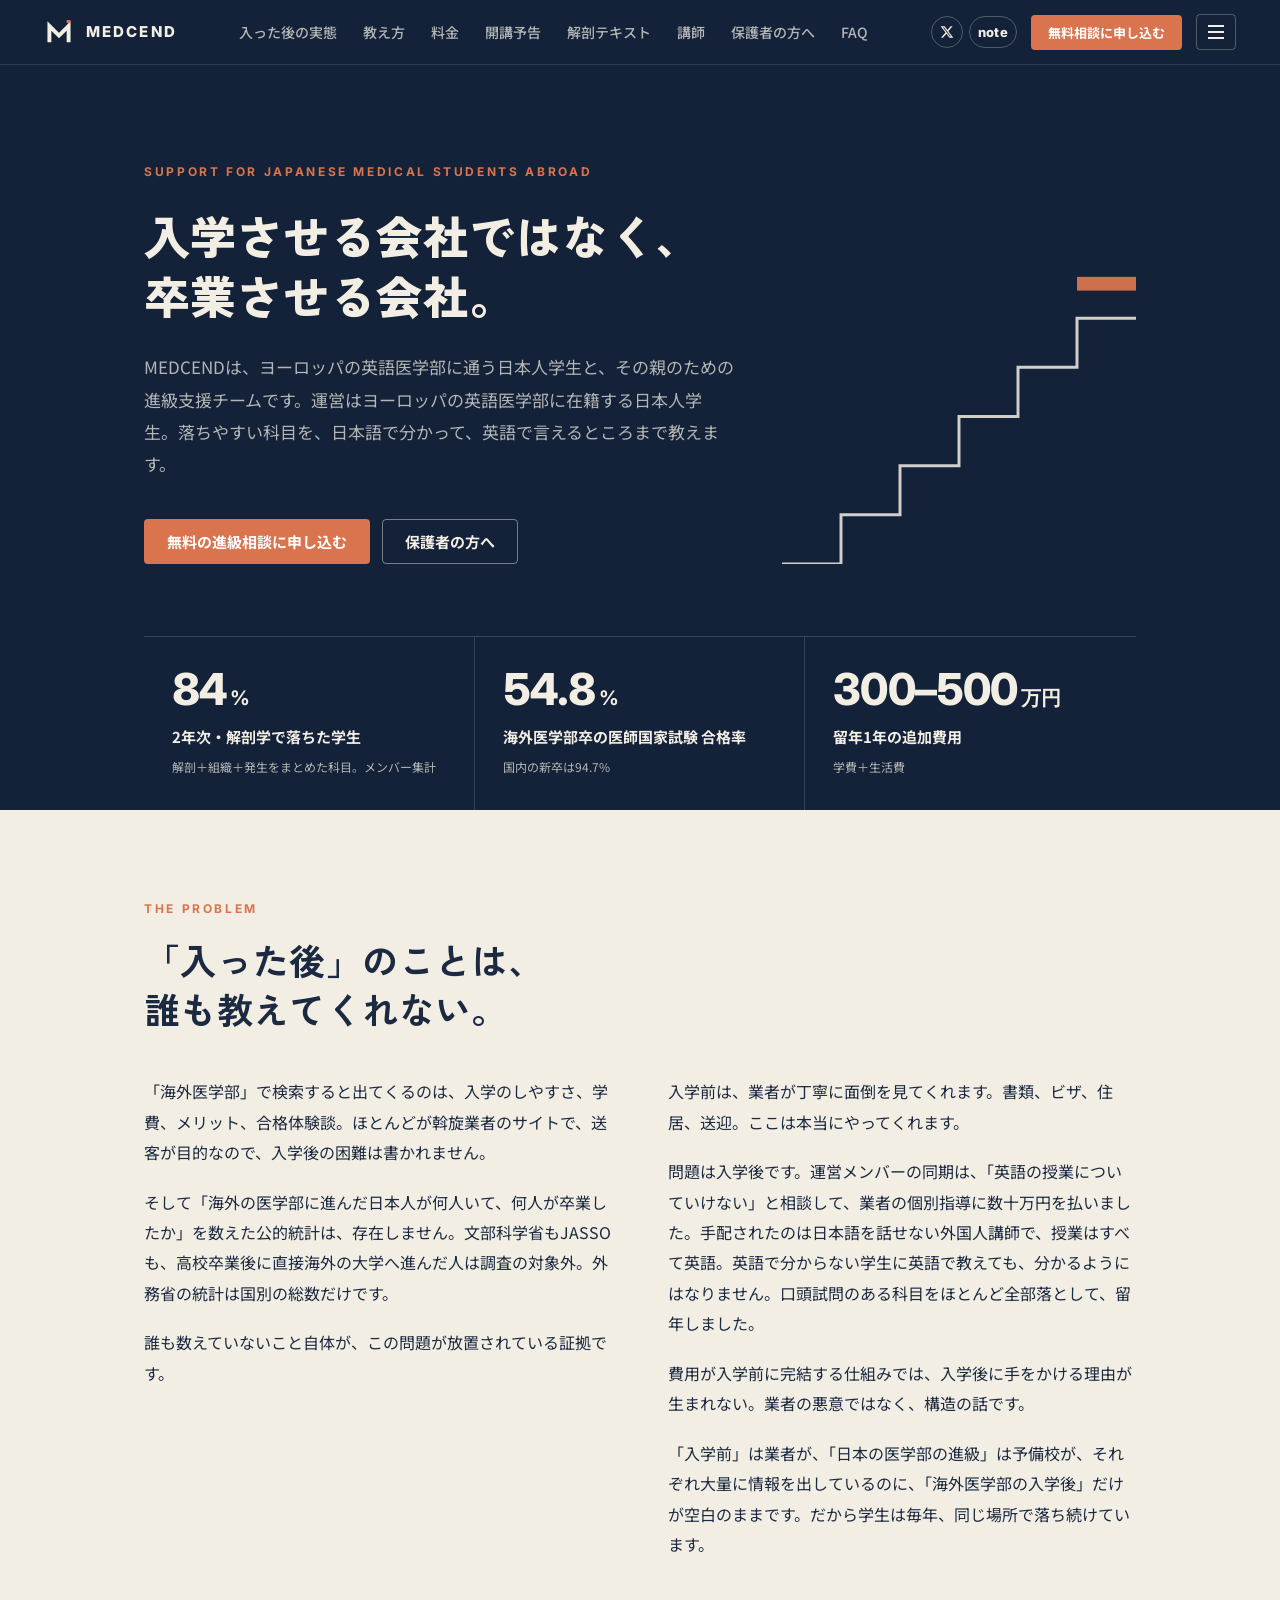
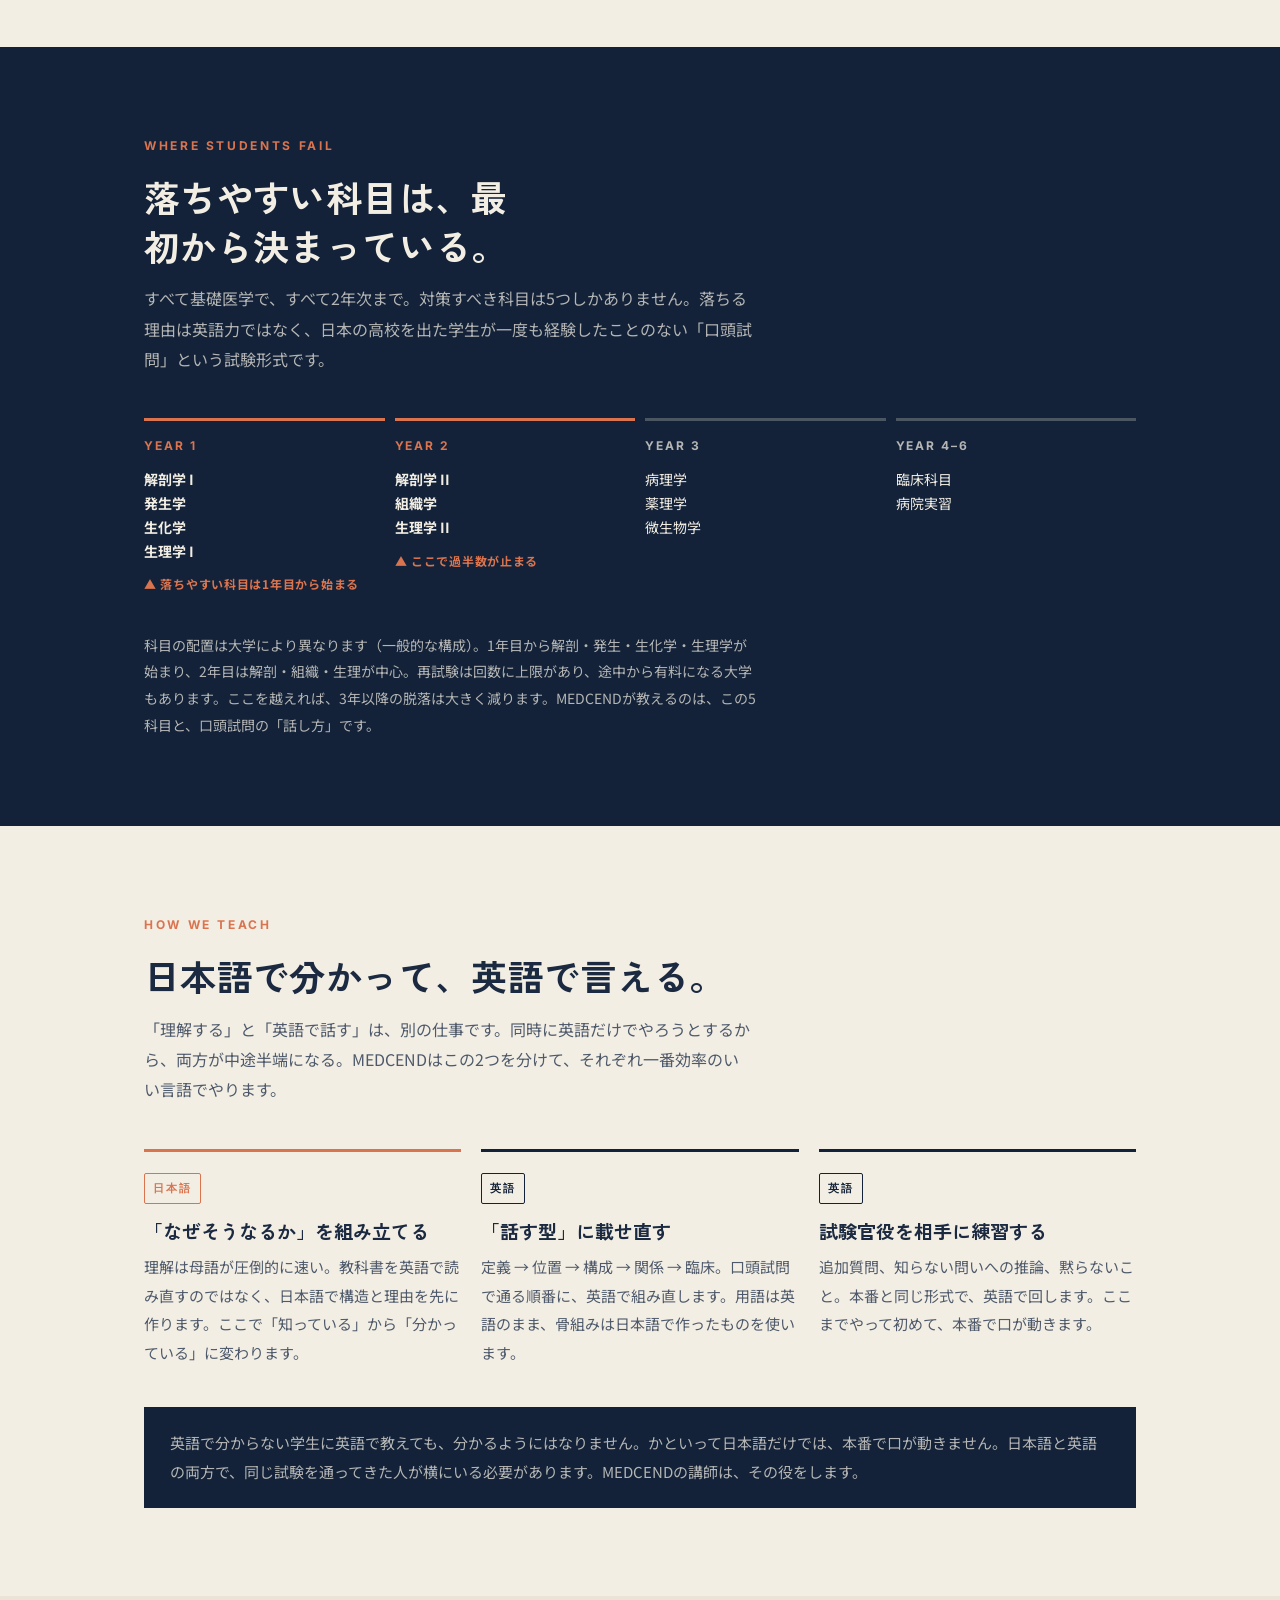
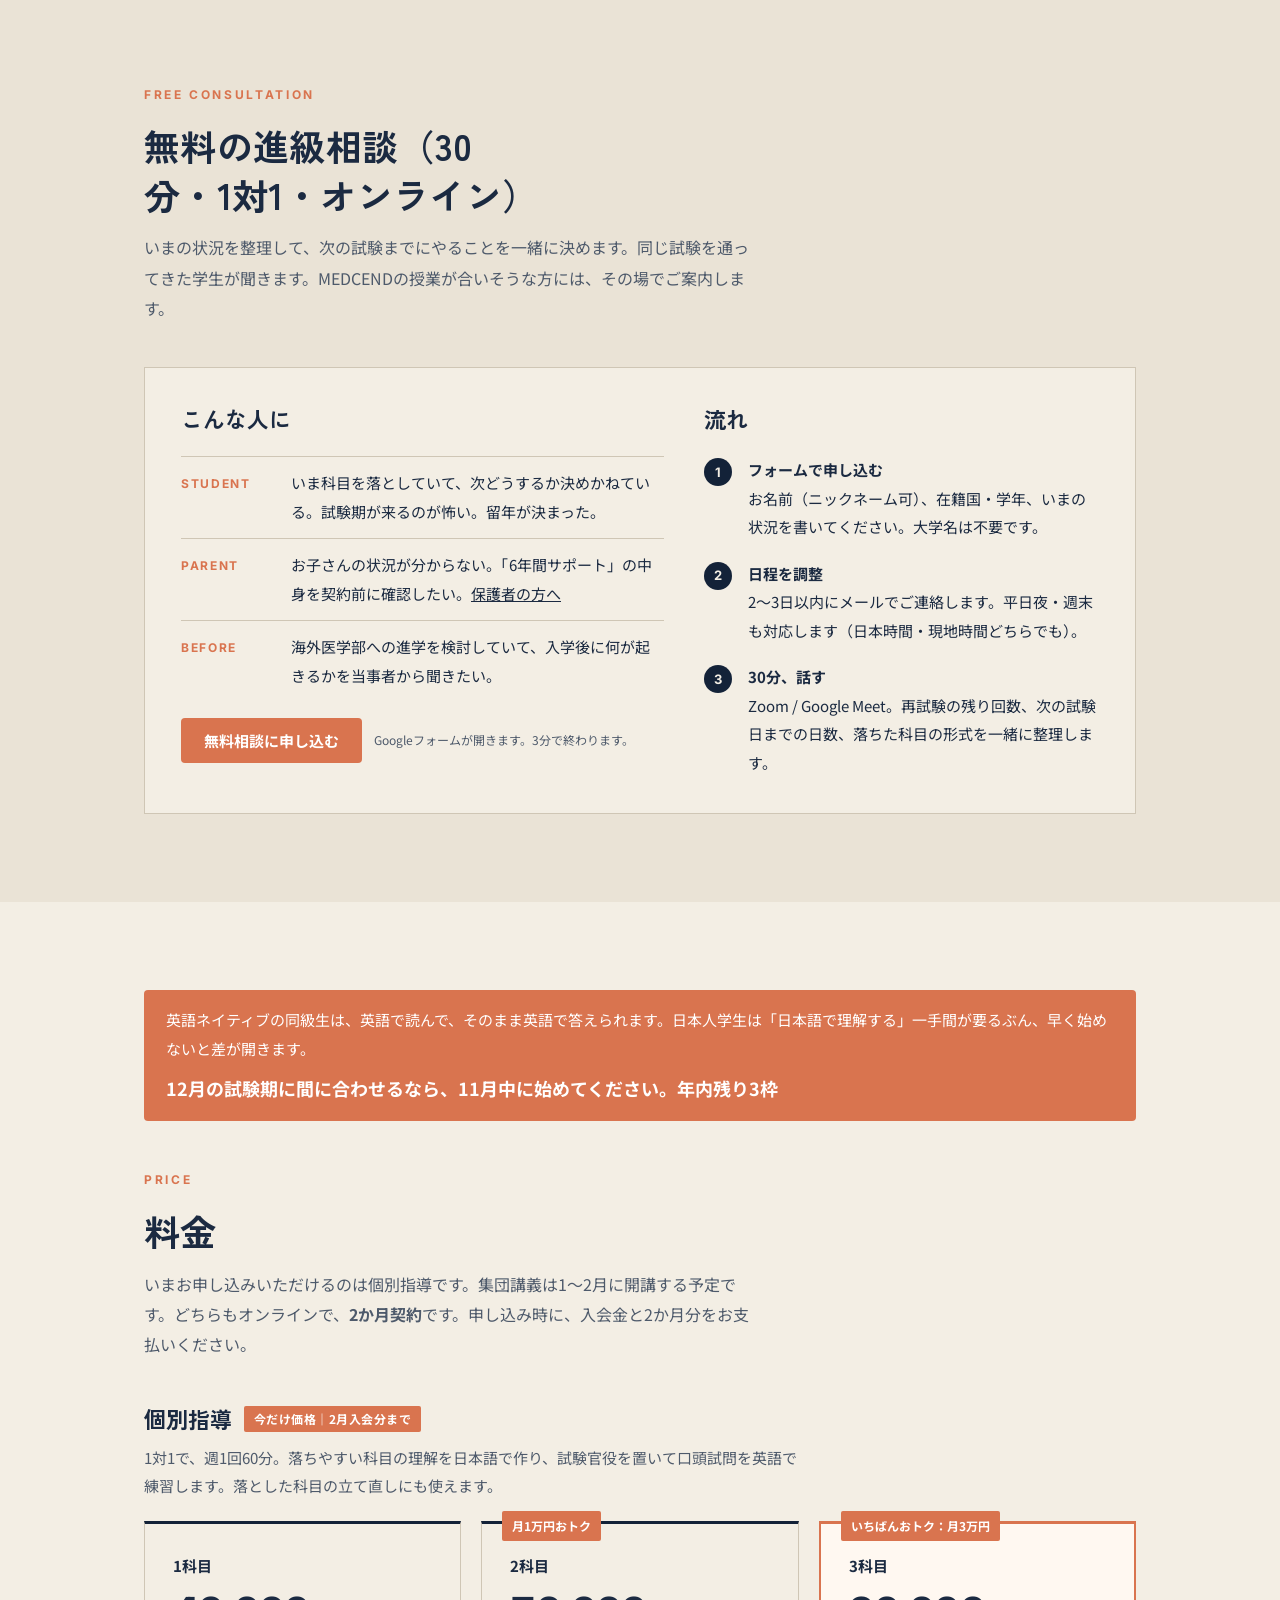
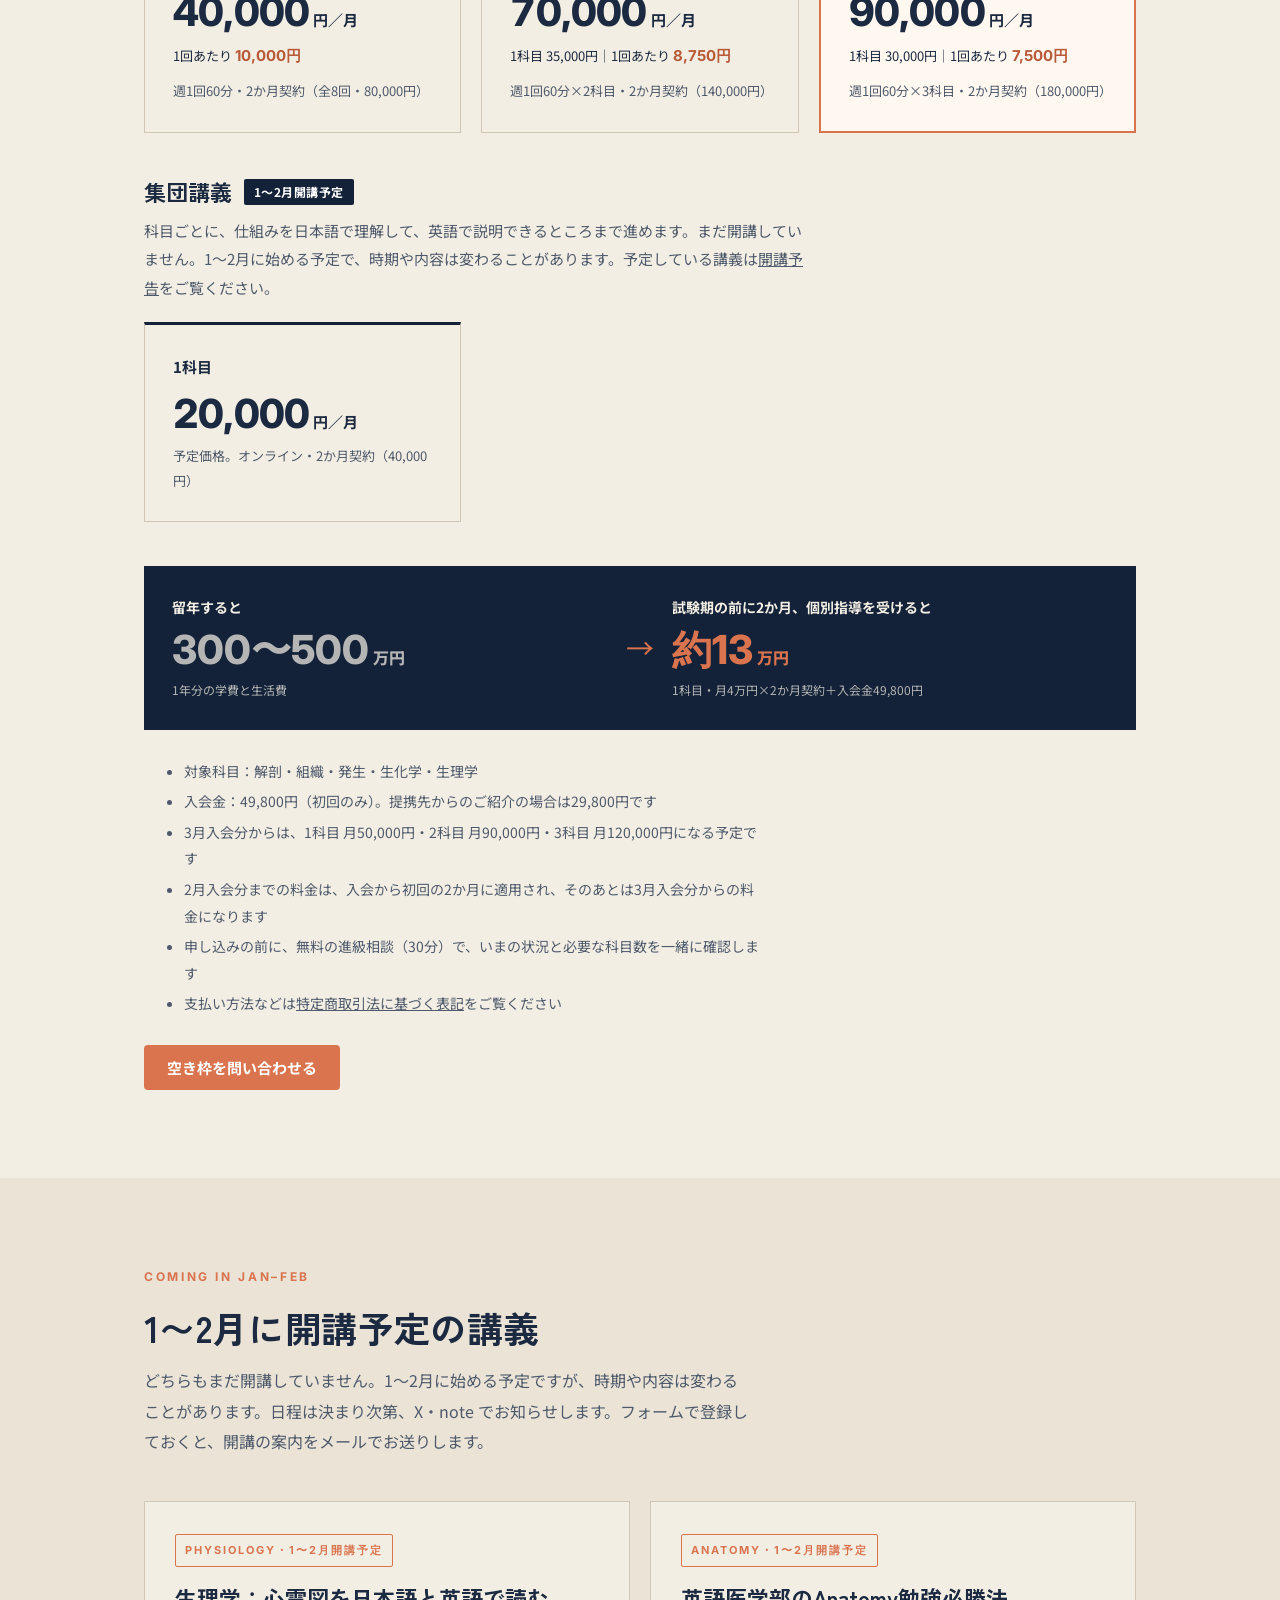
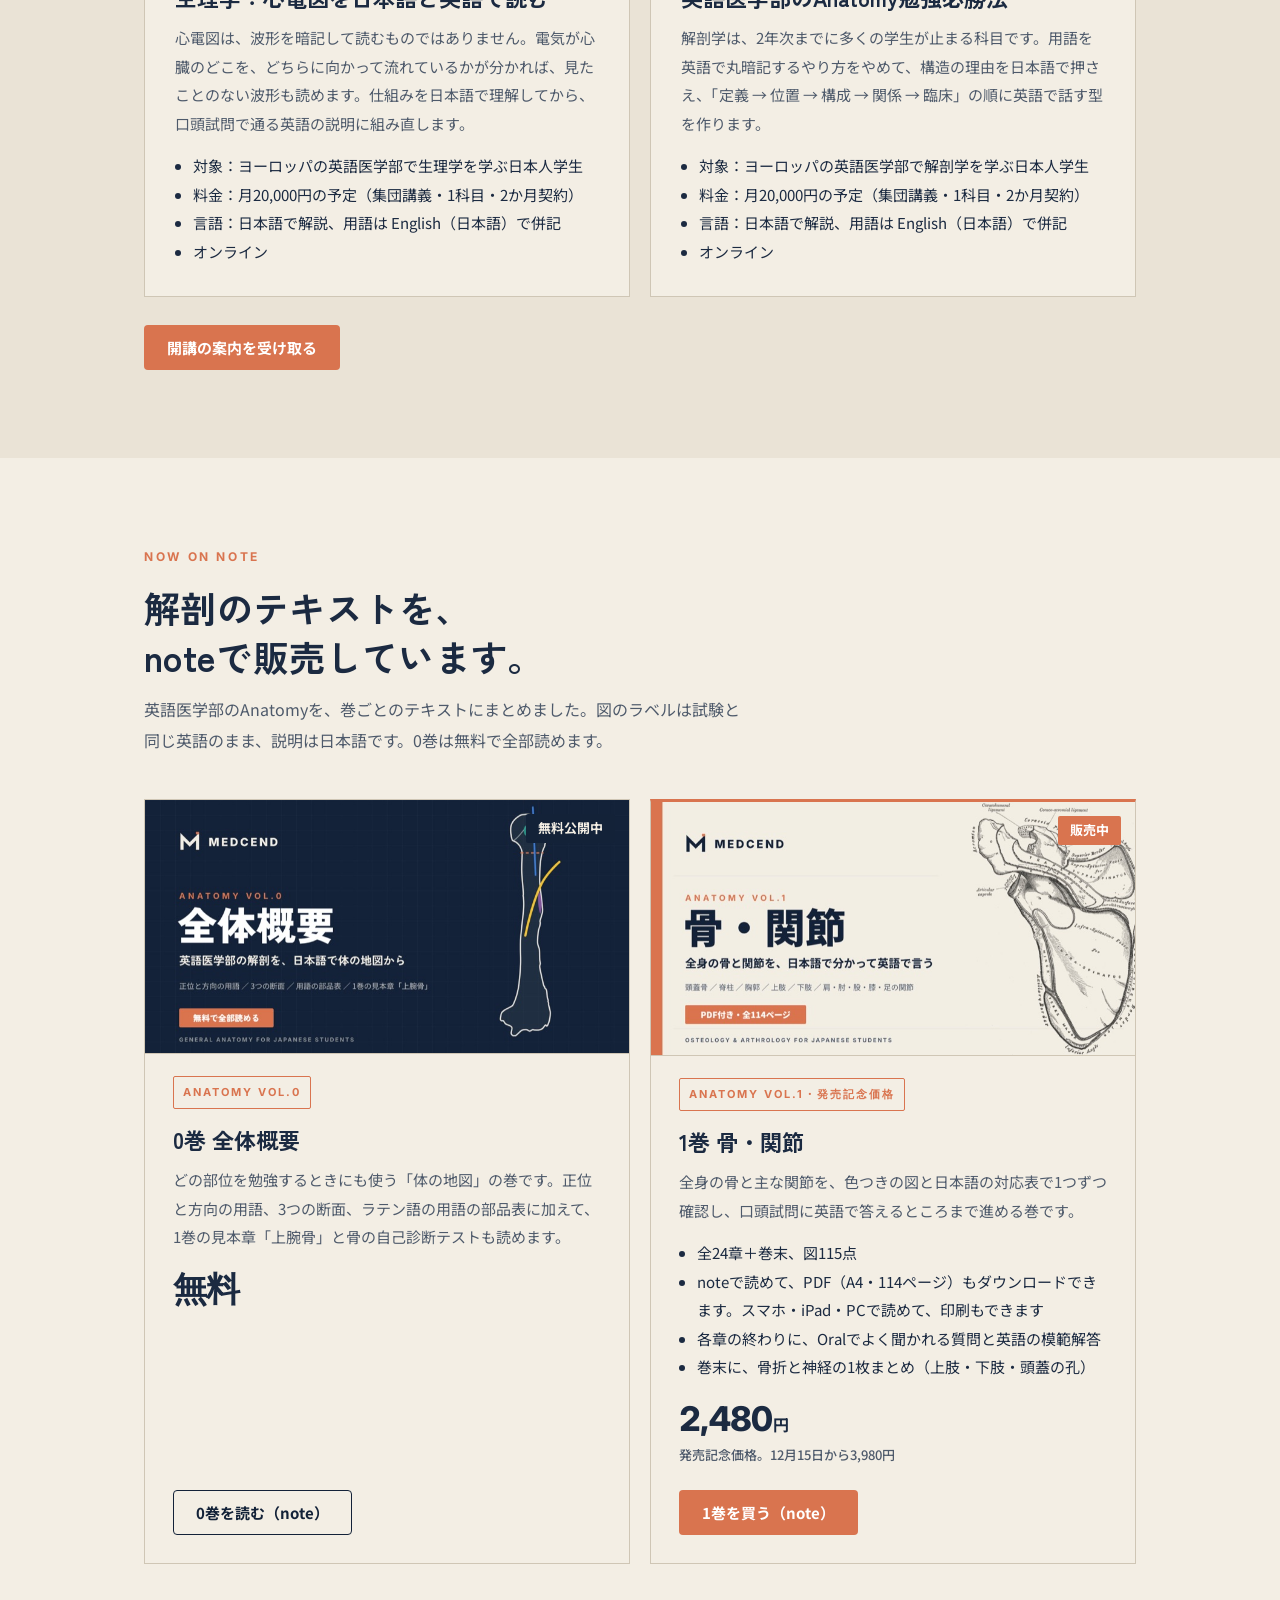
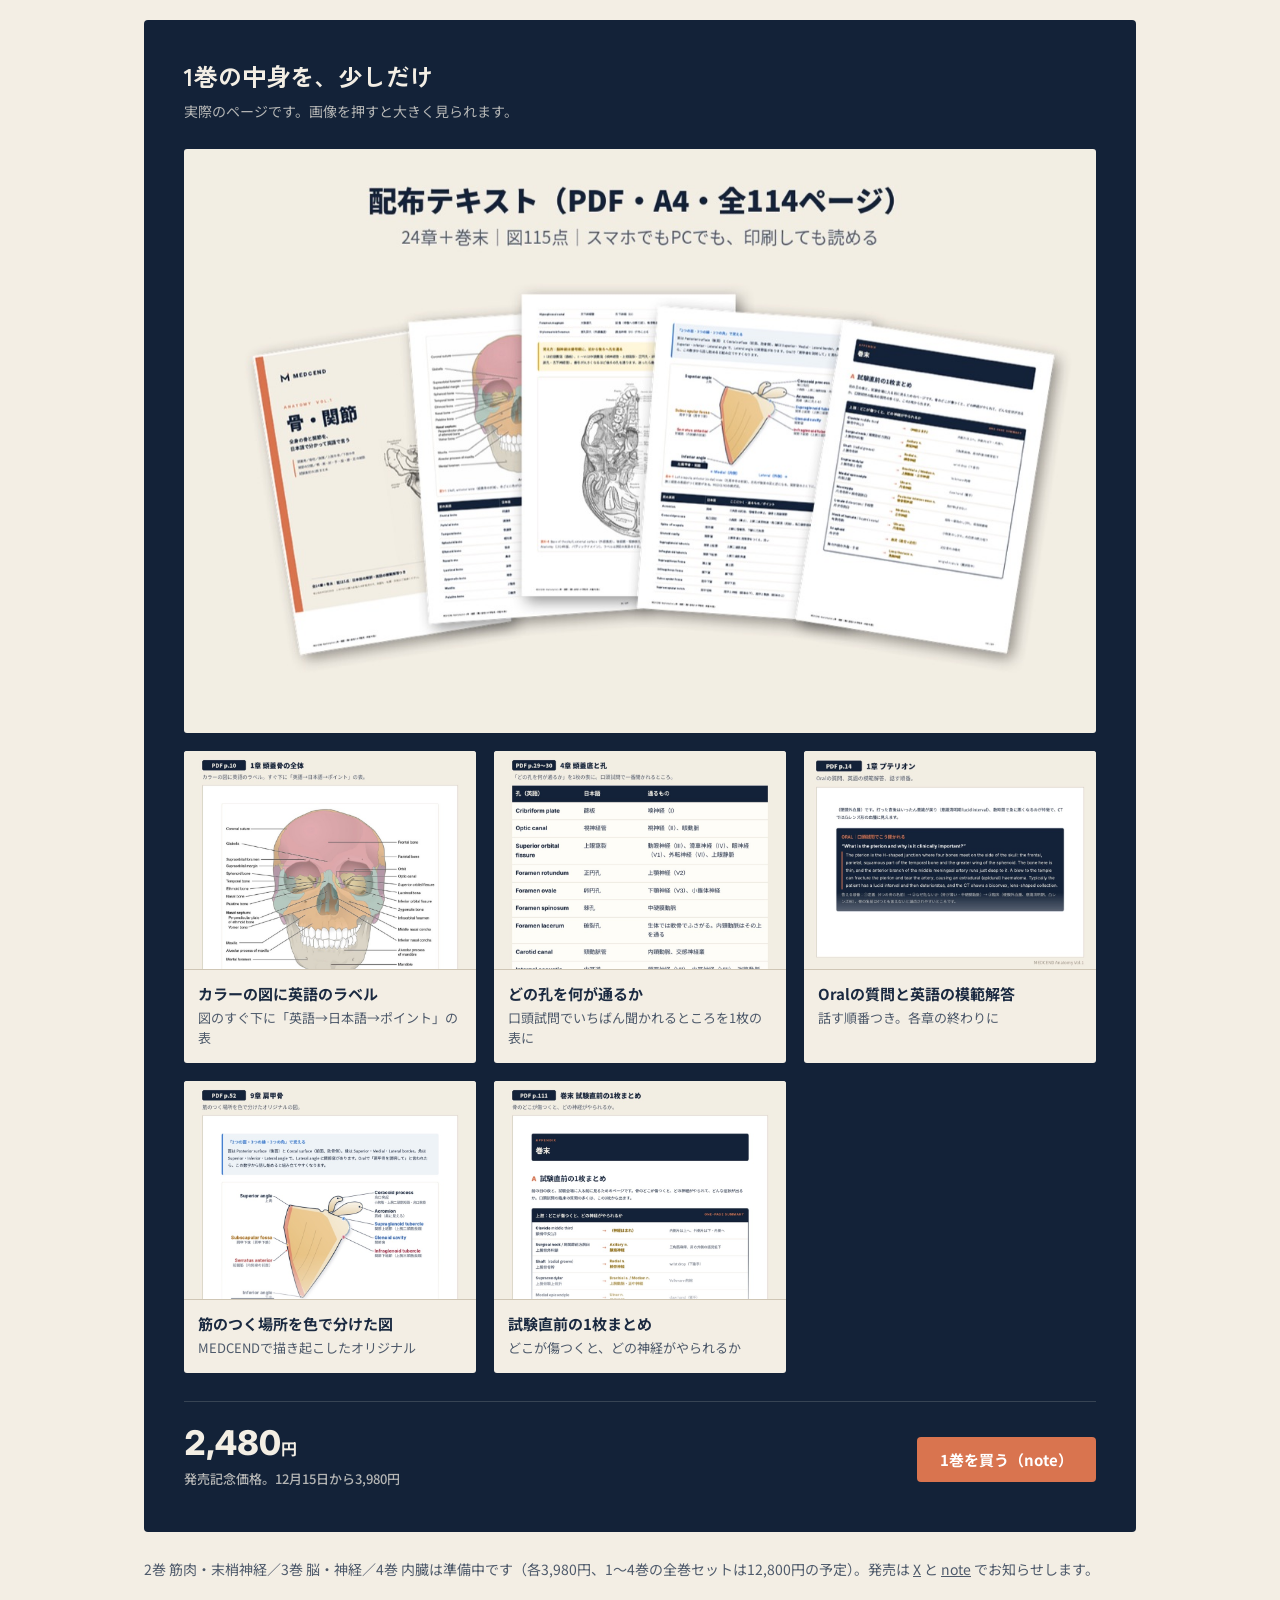
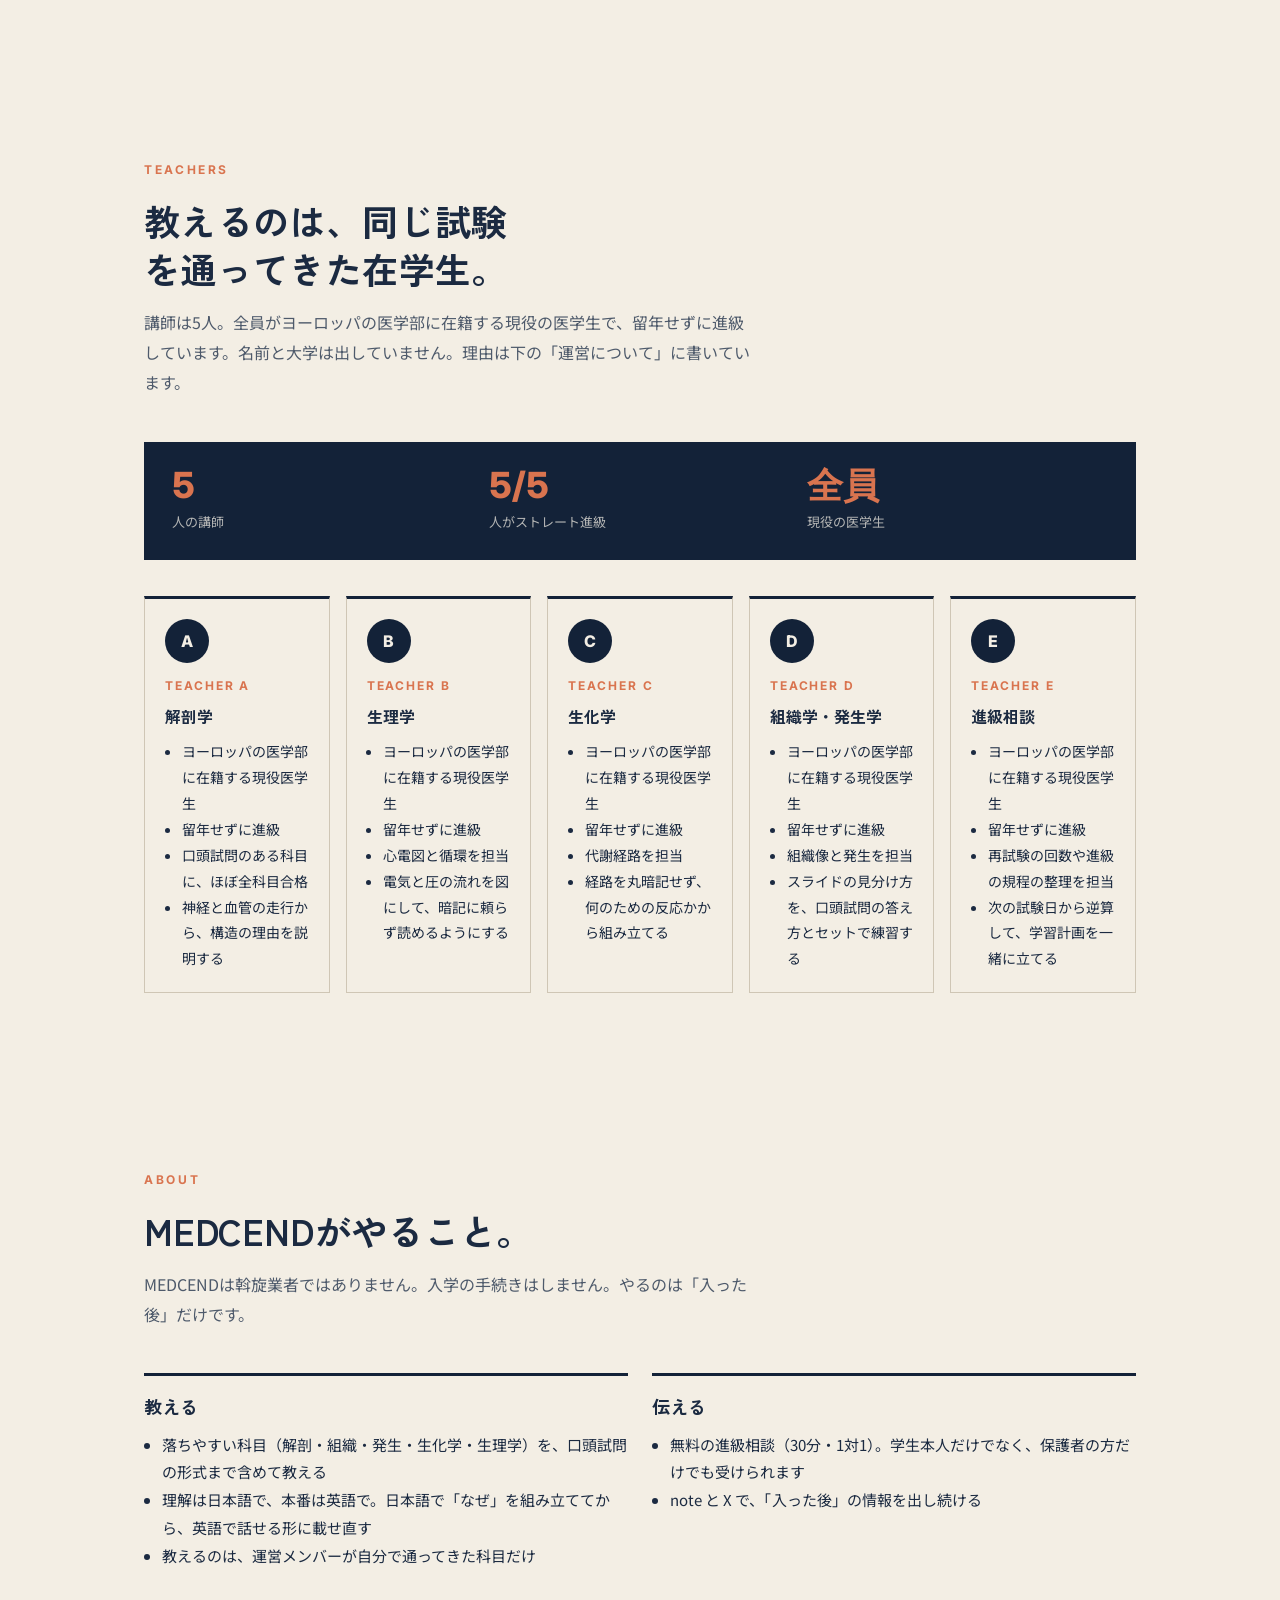
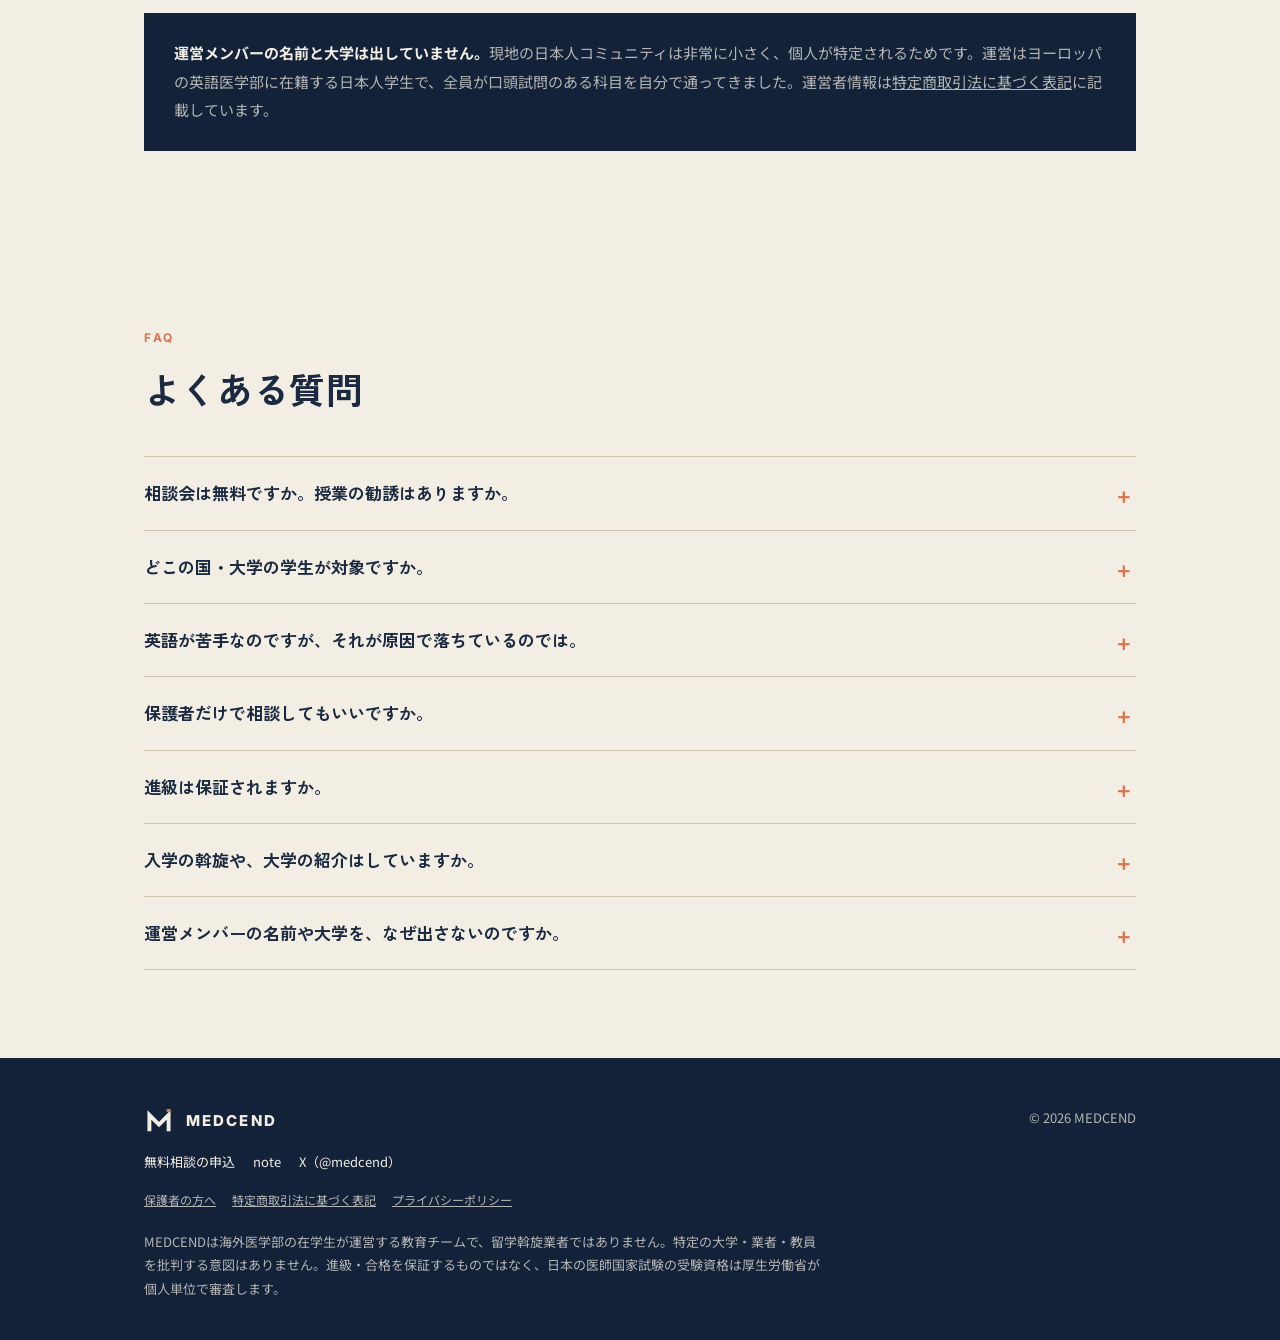
<file: index.html>
<!DOCTYPE html>
<html lang="ja">
<head>
<meta charset="utf-8">
<meta name="viewport" content="width=device-width, initial-scale=1">
<title>MEDCEND｜海外医学部生の進級支援</title>
<meta name="description" content="ヨーロッパの英語医学部に通う日本人学生と、その親のための進級支援チーム MEDCEND。落ちやすい科目（解剖・生化学・生理学）を、日本語で分かって英語で言えるところまで。無料の進級相談（30分・1対1）を受付中。">
<link rel="canonical" href="https://medcend.com/">
<meta name="google-site-verification" content="78Ratyos3_q5U84pgsSDpkYj_A1owM_AnA3CegHPeJI">
<meta property="og:type" content="website">
<meta property="og:title" content="MEDCEND｜入学させる会社ではなく、卒業させる会社。">
<meta property="og:description" content="ヨーロッパの英語医学部に通う日本人学生と、その親のための進級支援。集団講義は1科目 月2万円、個別指導は1科目 月4万円から（2か月契約・2月入会分まで）。無料の進級相談を受付中。">
<meta property="og:url" content="https://medcend.com/">
<meta property="og:image" content="https://medcend.com/og.png">
<meta property="og:locale" content="ja_JP">
<meta name="twitter:card" content="summary_large_image">
<meta name="twitter:site" content="@medcend">
<link rel="icon" href="data:image/svg+xml,%3Csvg xmlns=%22http://www.w3.org/2000/svg%22 viewBox=%220 0 100 100%22%3E%3Crect width=%22100%22 height=%22100%22 fill=%22%23132238%22/%3E%3Cpolyline points=%2222,82 22,34 50,62 78,34 78,82%22 fill=%22none%22 stroke=%22%23F3EEE4%22 stroke-width=%2212%22/%3E%3Crect x=%2272%22 y=%2216%22 width=%2212%22 height=%229%22 fill=%22%23D9744F%22/%3E%3C/svg%3E">
<meta name="theme-color" content="#132238">
<link rel="preconnect" href="https://fonts.googleapis.com">
<link rel="stylesheet" href="https://fonts.googleapis.com/css2?family=Inter:wght@500;700;800&family=Zen+Kaku+Gothic+New:wght@500;700;900&family=Noto+Sans+JP:wght@400;500;700&display=swap">
<link rel="stylesheet" href="style.css">
</head>
<body>


<nav class="nav" aria-label="サイト内">
  <div class="wrap">
    <a class="mark" href="#top" aria-label="MEDCEND トップへ">
      <svg viewBox="0 0 100 100" aria-hidden="true"><polyline points="18,84 18,30 50,62 82,30 82,84" fill="none" stroke="#F3EEE4" stroke-width="13" stroke-linejoin="miter"/><rect x="75.5" y="10" width="13" height="10" fill="#D9744F"/></svg>
      <b>MEDCEND</b>
    </a>
    <div class="nav-links" id="nav-links">
      <a href="#problem">入った後の実態</a>
      <a href="#method">教え方</a>
      <a href="#price">料金</a>
      <a href="#courses">開講予告</a>
      <a href="#note" class="note-only">解剖テキスト</a>
      <a href="#team">講師</a>
      <a href="parents.html">保護者の方へ</a>
      <a href="#faq">FAQ</a>
    </div>
    <div class="nav-right">
      <div class="nav-social">
        <a class="x-link" href="https://x.com/medcend" target="_blank" rel="noopener" aria-label="MEDCENDのX（@medcend）" title="X（@medcend）"><svg viewBox="0 0 24 24" aria-hidden="true"><path fill="currentColor" d="M18.244 2.25h3.308l-7.227 8.26 8.502 11.24H16.17l-5.214-6.817L4.99 21.75H1.68l7.73-8.835L1.254 2.25H8.08l4.713 6.231zm-1.161 17.52h1.833L7.084 4.126H5.117z"/></svg></a>
        <a class="note-link note-word" href="https://note.com/medcend" target="_blank" rel="noopener" aria-label="MEDCENDのnote" title="note">note</a>
      </div>
      <a class="btn btn-contact btn-sm contact-link" href="#consult"><span class="if-line">LINEで相談する</span><span class="if-form">無料相談に申し込む</span></a>
      <button class="nav-menu" type="button" aria-label="メニューを開く" aria-expanded="false" aria-controls="nav-links"><span></span><span></span><span></span></button>
    </div>
  </div>
</nav>

<header class="hero" id="top">
  <div class="wrap">
    <div class="hero-grid">
      <div>
        <div class="eyebrow">Support for Japanese medical students abroad</div>
        <h1><span>入学させる会社ではなく、</span><br><span>卒業させる会社。</span></h1>
        <p class="lead">MEDCENDは、ヨーロッパの英語医学部に通う日本人学生と、その親のための進級支援チームです。運営はヨーロッパの英語医学部に在籍する日本人学生。落ちやすい科目を、日本語で分かって、英語で言えるところまで教えます。</p>
        <div class="cta">
          <a class="btn btn-contact contact-link" href="#consult"><span class="if-line">LINEで無料相談する</span><span class="if-form">無料の進級相談に申し込む</span></a>
          <a class="btn btn-ghost-light" href="parents.html">保護者の方へ</a>
        </div>
      </div>
      <svg class="stair" viewBox="0 0 360 300" aria-hidden="true">
        <polyline points="0,300 60,300 60,250 120,250 120,200 180,200 180,150 240,150 240,100 300,100 300,50 360,50" fill="none" stroke="#F3EEE4" stroke-width="3" opacity=".9"/>
        <rect x="300" y="8" width="60" height="14" fill="#D9744F"/>
      </svg>
    </div>
    <div class="stats">
      <div class="stat">
        <div class="v">84<small>%</small></div>
        <div class="l">2年次・解剖学で落ちた学生</div>
        <div class="s">解剖＋組織＋発生をまとめた科目。メンバー集計</div>
      </div>
      <div class="stat">
        <div class="v">54.8<small>%</small></div>
        <div class="l">海外医学部卒の医師国家試験 合格率</div>
        <div class="s">国内の新卒は94.7%</div>
      </div>
      <div class="stat">
        <div class="v">300–500<small>万円</small></div>
        <div class="l">留年1年の追加費用</div>
        <div class="s">学費＋生活費</div>
      </div>
    </div>
  </div>
</header>

<section id="problem">
  <div class="wrap">
    <div class="sec-head">
      <div class="eyebrow">The problem</div>
      <h2>「入った後」のことは、誰も教えてくれない。</h2>
    </div>
    <div class="two">
      <div class="prose">
        <p>「海外医学部」で検索すると出てくるのは、入学のしやすさ、学費、メリット、合格体験談。ほとんどが斡旋業者のサイトで、送客が目的なので、入学後の困難は書かれません。</p>
        <p>そして「海外の医学部に進んだ日本人が何人いて、何人が卒業したか」を数えた公的統計は、存在しません。文部科学省もJASSOも、高校卒業後に直接海外の大学へ進んだ人は調査の対象外。外務省の統計は国別の総数だけです。</p>
        <p>誰も数えていないこと自体が、この問題が放置されている証拠です。</p>
      </div>
      <div class="prose">
        <p>入学前は、業者が丁寧に面倒を見てくれます。書類、ビザ、住居、送迎。ここは本当にやってくれます。</p>
        <p>問題は入学後です。運営メンバーの同期は、「英語の授業についていけない」と相談して、業者の個別指導に数十万円を払いました。手配されたのは日本語を話せない外国人講師で、授業はすべて英語。英語で分からない学生に英語で教えても、分かるようにはなりません。口頭試問のある科目をほとんど全部落として、留年しました。</p>
        <p>費用が入学前に完結する仕組みでは、入学後に手をかける理由が生まれない。業者の悪意ではなく、構造の話です。</p>
        <p>「入学前」は業者が、「日本の医学部の進級」は予備校が、それぞれ大量に情報を出しているのに、「海外医学部の入学後」だけが空白のままです。だから学生は毎年、同じ場所で落ち続けています。</p>
      </div>
    </div>
  </div>
</section>

<section class="cur">
  <div class="wrap">
    <div class="sec-head">
      <div class="eyebrow">Where students fail</div>
      <h2>落ちやすい科目は、最初から決まっている。</h2>
      <p>すべて基礎医学で、すべて2年次まで。対策すべき科目は5つしかありません。落ちる理由は英語力ではなく、日本の高校を出た学生が一度も経験したことのない「口頭試問」という試験形式です。</p>
    </div>
    <div class="years">
      <div class="yr hot"><div class="y">YEAR 1</div><ul><li>解剖学 I</li><li>発生学</li><li>生化学</li><li>生理学 I</li></ul><span class="flag">▲ 落ちやすい科目は1年目から始まる</span></div>
      <div class="yr hot"><div class="y">YEAR 2</div><ul><li>解剖学 II</li><li>組織学</li><li>生理学 II</li></ul><span class="flag">▲ ここで過半数が止まる</span></div>
      <div class="yr"><div class="y">YEAR 3</div><ul><li>病理学</li><li>薬理学</li><li>微生物学</li></ul></div>
      <div class="yr"><div class="y">YEAR 4–6</div><ul><li>臨床科目</li><li>病院実習</li></ul></div>
    </div>
    <p class="note">科目の配置は大学により異なります（一般的な構成）。1年目から解剖・発生・生化学・生理学が始まり、2年目は解剖・組織・生理が中心。再試験は回数に上限があり、途中から有料になる大学もあります。ここを越えれば、3年以降の脱落は大きく減ります。MEDCENDが教えるのは、この5科目と、口頭試問の「話し方」です。</p>
  </div>
</section>

<section class="method" id="method">
  <div class="wrap">
    <div class="sec-head">
      <div class="eyebrow">How we teach</div>
      <h2>日本語で分かって、英語で言える。</h2>
      <p>「理解する」と「英語で話す」は、別の仕事です。同時に英語だけでやろうとするから、両方が中途半端になる。MEDCENDはこの2つを分けて、それぞれ一番効率のいい言語でやります。</p>
    </div>
    <div class="method-steps">
      <div class="mstep">
        <div class="mstep-lang">日本語</div>
        <h3>「なぜそうなるか」を組み立てる</h3>
        <p>理解は母語が圧倒的に速い。教科書を英語で読み直すのではなく、日本語で構造と理由を先に作ります。ここで「知っている」から「分かっている」に変わります。</p>
      </div>
      <div class="mstep">
        <div class="mstep-lang">英語</div>
        <h3>「話す型」に載せ直す</h3>
        <p>定義 → 位置 → 構成 → 関係 → 臨床。口頭試問で通る順番に、英語で組み直します。用語は英語のまま、骨組みは日本語で作ったものを使います。</p>
      </div>
      <div class="mstep">
        <div class="mstep-lang">英語</div>
        <h3>試験官役を相手に練習する</h3>
        <p>追加質問、知らない問いへの推論、黙らないこと。本番と同じ形式で、英語で回します。ここまでやって初めて、本番で口が動きます。</p>
      </div>
    </div>
    <p class="method-note">英語で分からない学生に英語で教えても、分かるようにはなりません。かといって日本語だけでは、本番で口が動きません。日本語と英語の両方で、同じ試験を通ってきた人が横にいる必要があります。MEDCENDの講師は、その役をします。</p>
  </div>
</section>

<section class="consult" id="consult">
  <div class="wrap">
    <div class="sec-head">
      <div class="eyebrow">Free consultation</div>
      <h2>無料の進級相談（30分・1対1・オンライン）</h2>
      <p>いまの状況を整理して、次の試験までにやることを一緒に決めます。同じ試験を通ってきた学生が聞きます。MEDCENDの授業が合いそうな方には、その場でご案内します。</p>
    </div>
    <div class="consult-card">
      <div>
        <h3>こんな人に</h3>
        <ul class="kv">
          <li><b>Student</b><span>いま科目を落としていて、次どうするか決めかねている。試験期が来るのが怖い。留年が決まった。</span></li>
          <li><b>Parent</b><span>お子さんの状況が分からない。「6年間サポート」の中身を契約前に確認したい。<a href="parents.html">保護者の方へ</a></span></li>
          <li><b>Before</b><span>海外医学部への進学を検討していて、入学後に何が起きるかを当事者から聞きたい。</span></li>
        </ul>
        <div class="cta">
          <a class="btn btn-contact contact-link" href="#consult"><span class="if-line">LINEで相談する</span><span class="if-form">無料相談に申し込む</span></a>
          <span class="fine"><span class="if-line">MEDCENDのLINE公式アカウントを友だち追加して、メッセージを送ってください。</span><span class="if-form">Googleフォームが開きます。3分で終わります。</span></span>
        </div>
      </div>
      <div>
        <h3>流れ</h3>
        <ol class="steps" style="margin-top:22px">
          <li><b><span class="if-line">LINEでメッセージを送る</span><span class="if-form">フォームで申し込む</span></b>お名前（ニックネーム可）、在籍国・学年、いまの状況を書いてください。大学名は不要です。</li>
          <li><b>日程を調整</b>2〜3日以内に<span class="if-line">LINEで返信します</span><span class="if-form">メールでご連絡します</span>。平日夜・週末も対応します（日本時間・現地時間どちらでも）。</li>
          <li><b>30分、話す</b>Zoom / Google Meet。再試験の残り回数、次の試験日までの日数、落ちた科目の形式を一緒に整理します。</li>
        </ol>
      </div>
    </div>
  </div>
</section>

<section class="price" id="price">
  <div class="wrap">
    <div class="slots">英語ネイティブの同級生は、英語で読んで、そのまま英語で答えられます。日本人学生は「日本語で理解する」一手間が要るぶん、早く始めないと差が開きます。<b>12月の試験期に間に合わせるなら、11月中に始めてください。年内残り3枠</b></div>
    <div class="sec-head">
      <div class="eyebrow">Price</div>
      <h2>料金</h2>
      <p>いまお申し込みいただけるのは個別指導です。集団講義は1〜2月に開講する予定です。どちらもオンラインで、<b>2か月契約</b>です。申し込み時に、入会金と2か月分をお支払いください。</p>
    </div>

    <div class="price-block">
      <h3>個別指導 <span class="promo">今だけ価格｜2月入会分まで</span></h3>
      <p class="price-lead">1対1で、週1回60分。落ちやすい科目の理解を日本語で作り、試験官役を置いて口頭試問を英語で練習します。落とした科目の立て直しにも使えます。</p>
      <div class="plans">
        <div class="plan">
          <div class="n">1科目</div>
          <div class="p">40,000<small>円／月</small></div>
          <div class="per">1回あたり <b>10,000円</b></div>
          <div class="s">週1回60分・2か月契約（全8回・80,000円）</div>
        </div>
        <div class="plan">
          <span class="save">月1万円おトク</span>
          <div class="n">2科目</div>
          <div class="p">70,000<small>円／月</small></div>
          <div class="per">1科目 35,000円｜1回あたり <b>8,750円</b></div>
          <div class="s">週1回60分×2科目・2か月契約（140,000円）</div>
        </div>
        <div class="plan best">
          <span class="save">いちばんおトク：月3万円</span>
          <div class="n">3科目</div>
          <div class="p">90,000<small>円／月</small></div>
          <div class="per">1科目 30,000円｜1回あたり <b>7,500円</b></div>
          <div class="s">週1回60分×3科目・2か月契約（180,000円）</div>
        </div>
      </div>
    </div>

    <div class="price-block">
      <h3>集団講義 <span class="promo soon">1〜2月開講予定</span></h3>
      <p class="price-lead">科目ごとに、仕組みを日本語で理解して、英語で説明できるところまで進めます。まだ開講していません。1〜2月に始める予定で、時期や内容は変わることがあります。予定している講義は<a href="#courses">開講予告</a>をご覧ください。</p>
      <div class="plans">
        <div class="plan">
          <div class="n">1科目</div>
          <div class="p">20,000<small>円／月</small></div>
          <div class="s">予定価格。オンライン・2か月契約（40,000円）</div>
        </div>
      </div>
    </div>

    <div class="compare">
      <div class="c-item bad">
        <div class="c-l">留年すると</div>
        <div class="c-v">300〜500<small>万円</small></div>
        <div class="c-s">1年分の学費と生活費</div>
      </div>
      <div class="c-arrow" aria-hidden="true">→</div>
      <div class="c-item good">
        <div class="c-l">試験期の前に2か月、個別指導を受けると</div>
        <div class="c-v">約13<small>万円</small></div>
        <div class="c-s">1科目・月4万円×2か月契約＋入会金49,800円</div>
      </div>
    </div>

    <ul class="price-note">
      <li>対象科目：解剖・組織・発生・生化学・生理学</li>
      <li>入会金：49,800円（初回のみ）。提携先からのご紹介の場合は29,800円です</li>
      <li>3月入会分からは、1科目 月50,000円・2科目 月90,000円・3科目 月120,000円になる予定です</li>
      <li>2月入会分までの料金は、入会から初回の2か月に適用され、そのあとは3月入会分からの料金になります</li>
      <li>申し込みの前に、無料の進級相談（30分）で、いまの状況と必要な科目数を一緒に確認します</li>
      <li>支払い方法などは<a href="tokushoho.html">特定商取引法に基づく表記</a>をご覧ください</li>
    </ul>
    <div class="cta" style="margin-top:28px"><a class="btn btn-contact contact-link" href="#consult"><span class="if-line">LINEで空き枠を確認する</span><span class="if-form">空き枠を問い合わせる</span></a></div>
  </div>
</section>

<section id="courses">
  <div class="wrap">
    <div class="sec-head">
      <div class="eyebrow">Coming in Jan–Feb</div>
      <h2>1〜2月に開講予定の講義</h2>
      <p>どちらもまだ開講していません。1〜2月に始める予定ですが、時期や内容は変わることがあります。日程は決まり次第、X・note でお知らせします。<span class="if-line">LINEを友だち追加しておくと、開講の案内が届きます。</span><span class="if-form">フォームで登録しておくと、開講の案内をメールでお送りします。</span></p>
    </div>
    <div class="cards">
      <div class="card">
        <span class="tag">Physiology・1〜2月開講予定</span>
        <h3>生理学：心電図を日本語と英語で読む</h3>
        <p>心電図は、波形を暗記して読むものではありません。電気が心臓のどこを、どちらに向かって流れているかが分かれば、見たことのない波形も読めます。仕組みを日本語で理解してから、口頭試問で通る英語の説明に組み直します。</p>
        <ul><li>対象：ヨーロッパの英語医学部で生理学を学ぶ日本人学生</li><li>料金：月20,000円の予定（集団講義・1科目・2か月契約）</li><li>言語：日本語で解説、用語は English（日本語）で併記</li><li>オンライン</li></ul>
      </div>
      <div class="card">
        <span class="tag">Anatomy・1〜2月開講予定</span>
        <h3>英語医学部のAnatomy勉強必勝法</h3>
        <p>解剖学は、2年次までに多くの学生が止まる科目です。用語を英語で丸暗記するやり方をやめて、構造の理由を日本語で押さえ、「定義 → 位置 → 構成 → 関係 → 臨床」の順に英語で話す型を作ります。</p>
        <ul><li>対象：ヨーロッパの英語医学部で解剖学を学ぶ日本人学生</li><li>料金：月20,000円の予定（集団講義・1科目・2か月契約）</li><li>言語：日本語で解説、用語は English（日本語）で併記</li><li>オンライン</li></ul>
      </div>
    </div>
    <div class="cta" style="margin-top:28px"><a class="btn btn-contact contact-link" href="#consult"><span class="if-line">LINEで開講の案内を受け取る</span><span class="if-form">開講の案内を受け取る</span></a></div>
  </div>
</section>

<section id="note" class="note-shop note-only">
  <div class="wrap">
    <div class="sec-head">
      <div class="eyebrow">Now on note</div>
      <h2>解剖のテキストを、<span class="nobr">noteで販売しています。</span></h2>
      <p>英語医学部のAnatomyを、巻ごとのテキストにまとめました。図のラベルは試験と同じ英語のまま、説明は日本語です。0巻は無料で全部読めます。</p>
    </div>
    <div class="cards">
      <div class="card book">
        <img src="img/note-vol0.jpg" alt="MEDCEND Anatomy 0巻 全体概要の表紙" width="800" height="418" loading="lazy">
        <span class="status">無料公開中</span>
        <span class="tag">Anatomy Vol.0</span>
        <h3>0巻 全体概要</h3>
        <p>どの部位を勉強するときにも使う「体の地図」の巻です。正位と方向の用語、3つの断面、ラテン語の用語の部品表に加えて、1巻の見本章「上腕骨」と骨の自己診断テストも読めます。</p>
        <div class="book-price"><b>無料</b></div>
        <div class="cta"><a class="btn btn-ghost-dark" data-note="vol0" href="https://note.com/medcend/n/n935b1bdf2459">0巻を読む（note）</a></div>
      </div>
      <div class="card book best">
        <img src="img/note-vol1.jpg" alt="MEDCEND Anatomy 1巻 骨・関節の表紙" width="800" height="418" loading="lazy">
        <span class="status hot">販売中</span>
        <span class="tag">Anatomy Vol.1・発売記念価格</span>
        <h3>1巻 骨・関節</h3>
        <p>全身の骨と主な関節を、色つきの図と日本語の対応表で1つずつ確認し、口頭試問に英語で答えるところまで進める巻です。</p>
        <ul>
          <li>全24章＋巻末、図115点</li>
          <li>noteで読めて、PDF（A4・114ページ）もダウンロードできます。スマホ・iPad・PCで読めて、印刷もできます</li>
          <li>各章の終わりに、Oralでよく聞かれる質問と英語の模範解答</li>
          <li>巻末に、骨折と神経の1枚まとめ（上肢・下肢・頭蓋の孔）</li>
        </ul>
        <div class="book-price"><b class="num">2,480</b>円<span>発売記念価格。12月15日から3,980円</span></div>
        <div class="cta"><a class="btn btn-terra" data-note="vol1" href="https://note.com/medcend/n/nd323681b0ec4">1巻を買う（note）</a></div>
      </div>
    </div>
    <div class="peek">
      <div class="peek-head">
        <h3>1巻の中身を、少しだけ</h3>
        <p>実際のページです。画像を押すと大きく見られます。</p>
      </div>
      <a class="peek-wide" href="img/vol1-pages.jpg" target="_blank" rel="noopener"><img src="img/vol1-pages.jpg" alt="1巻のページを並べた画像" width="1200" height="768" loading="lazy"></a>
      <div class="peek-grid">
        <figure><a href="img/vol1-figure.jpg" target="_blank" rel="noopener"><img src="img/vol1-figure.jpg" alt="1章 頭蓋骨の全体のページ" width="900" height="1164" loading="lazy"></a><figcaption><b>カラーの図に英語のラベル</b>図のすぐ下に「英語→日本語→ポイント」の表</figcaption></figure>
        <figure><a href="img/vol1-foramina.jpg" target="_blank" rel="noopener"><img src="img/vol1-foramina.jpg" alt="4章 頭蓋底と孔の表のページ" width="900" height="1088" loading="lazy"></a><figcaption><b>どの孔を何が通るか</b>口頭試問でいちばん聞かれるところを1枚の表に</figcaption></figure>
        <figure><a href="img/vol1-oral.jpg" target="_blank" rel="noopener"><img src="img/vol1-oral.jpg" alt="1章 プテリオンのOralのページ" width="900" height="641" loading="lazy"></a><figcaption><b>Oralの質問と英語の模範解答</b>話す順番つき。各章の終わりに</figcaption></figure>
        <figure><a href="img/vol1-original.jpg" target="_blank" rel="noopener"><img src="img/vol1-original.jpg" alt="9章 肩甲骨のオリジナル図のページ" width="900" height="830" loading="lazy"></a><figcaption><b>筋のつく場所を色で分けた図</b>MEDCENDで描き起こしたオリジナル</figcaption></figure>
        <figure><a href="img/vol1-summary.jpg" target="_blank" rel="noopener"><img src="img/vol1-summary.jpg" alt="巻末 試験直前の1枚まとめのページ" width="900" height="830" loading="lazy"></a><figcaption><b>試験直前の1枚まとめ</b>どこが傷つくと、どの神経がやられるか</figcaption></figure>
      </div>
      <div class="peek-cta">
        <div><b class="num">2,480</b>円<span>発売記念価格。12月15日から3,980円</span></div>
        <a class="btn btn-terra" data-note="vol1" href="https://note.com/medcend/n/nd323681b0ec4">1巻を買う（note）</a>
      </div>
    </div>
    <p class="book-next">2巻 筋肉・末梢神経／3巻 脳・神経／4巻 内臓は準備中です（各3,980円、1〜4巻の全巻セットは12,800円の予定）。発売は <a class="x-link" href="https://x.com/medcend">X</a> と <a class="note-link" href="https://note.com/medcend">note</a> でお知らせします。</p>
  </div>
</section>

<section id="team">
  <div class="wrap">
    <div class="sec-head">
      <div class="eyebrow">Teachers</div>
      <h2>教えるのは、同じ試験を通ってきた在学生。</h2>
      <p>講師は5人。全員がヨーロッパの医学部に在籍する現役の医学生で、留年せずに進級しています。名前と大学は出していません。理由は下の「運営について」に書いています。</p>
    </div>
    <div class="team-stats">
      <div><b class="num">5</b><span>人の講師</span></div>
      <div><b class="num">5/5</b><span>人がストレート進級</span></div>
      <div><b>全員</b><span>現役の医学生</span></div>
    </div>
    <div class="team-grid">
      <div class="member">
        <div class="avatar" aria-hidden="true">A</div>
        <div class="role">Teacher A</div>
        <h3>解剖学</h3>
        <ul>
          <li>ヨーロッパの医学部に在籍する現役医学生</li>
          <li>留年せずに進級</li>
          <li>口頭試問のある科目に、ほぼ全科目合格</li>
          <li>神経と血管の走行から、構造の理由を説明する</li>
        </ul>
      </div>
      <div class="member">
        <div class="avatar" aria-hidden="true">B</div>
        <div class="role">Teacher B</div>
        <h3>生理学</h3>
        <ul>
          <li>ヨーロッパの医学部に在籍する現役医学生</li>
          <li>留年せずに進級</li>
          <li>心電図と循環を担当</li>
          <li>電気と圧の流れを図にして、暗記に頼らず読めるようにする</li>
        </ul>
      </div>
      <div class="member">
        <div class="avatar" aria-hidden="true">C</div>
        <div class="role">Teacher C</div>
        <h3>生化学</h3>
        <ul>
          <li>ヨーロッパの医学部に在籍する現役医学生</li>
          <li>留年せずに進級</li>
          <li>代謝経路を担当</li>
          <li>経路を丸暗記せず、何のための反応かから組み立てる</li>
        </ul>
      </div>
      <div class="member">
        <div class="avatar" aria-hidden="true">D</div>
        <div class="role">Teacher D</div>
        <h3>組織学・発生学</h3>
        <ul>
          <li>ヨーロッパの医学部に在籍する現役医学生</li>
          <li>留年せずに進級</li>
          <li>組織像と発生を担当</li>
          <li>スライドの見分け方を、口頭試問の答え方とセットで練習する</li>
        </ul>
      </div>
      <div class="member">
        <div class="avatar" aria-hidden="true">E</div>
        <div class="role">Teacher E</div>
        <h3>進級相談</h3>
        <ul>
          <li>ヨーロッパの医学部に在籍する現役医学生</li>
          <li>留年せずに進級</li>
          <li>再試験の回数や進級の規程の整理を担当</li>
          <li>次の試験日から逆算して、学習計画を一緒に立てる</li>
        </ul>
      </div>
    </div>
  </div>
</section>

<section class="about" id="about">
  <div class="wrap">
    <div class="sec-head">
      <div class="eyebrow">About</div>
      <h2>MEDCENDがやること。</h2>
      <p>MEDCENDは斡旋業者ではありません。入学の手続きはしません。やるのは「入った後」だけです。</p>
    </div>
    <div class="cols">
      <div class="list-box">
        <h3>教える</h3>
        <ul>
          <li>落ちやすい科目（解剖・組織・発生・生化学・生理学）を、口頭試問の形式まで含めて教える</li>
          <li>理解は日本語で、本番は英語で。日本語で「なぜ」を組み立ててから、英語で話せる形に載せ直す</li>
          <li>教えるのは、運営メンバーが自分で通ってきた科目だけ</li>
        </ul>
      </div>
      <div class="list-box">
        <h3>伝える</h3>
        <ul>
          <li>無料の進級相談（30分・1対1）。学生本人だけでなく、保護者の方だけでも受けられます</li>
          <li>note と X で、「入った後」の情報を出し続ける</li>
        </ul>
      </div>
    </div>
    <div class="anon">
      <p><b>運営メンバーの名前と大学は出していません。</b>現地の日本人コミュニティは非常に小さく、個人が特定されるためです。運営はヨーロッパの英語医学部に在籍する日本人学生で、全員が口頭試問のある科目を自分で通ってきました。運営者情報は<a href="tokushoho.html">特定商取引法に基づく表記</a>に記載しています。</p>
    </div>
  </div>
</section>

<section class="faq" id="faq">
  <div class="wrap">
    <div class="sec-head">
      <div class="eyebrow">FAQ</div>
      <h2>よくある質問</h2>
    </div>
    <details>
      <summary>相談会は無料ですか。授業の勧誘はありますか。</summary>
      <p>相談会は無料です。前半で状況（再試験の残り回数、次の試験日、落ちた科目の形式）を整理し、次の試験までにやることを決めます。そのうえで、MEDCENDの授業が役に立ちそうな場合は、内容と料金をご案内します。合わないと判断した場合は、そう伝えます。その場で申し込む必要はありません。</p>
    </details>
    <details>
      <summary>どこの国・大学の学生が対象ですか。</summary>
      <p>ヨーロッパの英語医学部（ハンガリー・チェコ・ルーマニア・イタリアなど）に通う日本人学生と、その保護者の方です。口頭試問のある基礎医学の科目なら、大学が違っても対策の型は共通です。大学ごとの規程（再試験の回数、進級要件）は、相談のときに一緒に確認します。</p>
    </details>
    <details>
      <summary>英語が苦手なのですが、それが原因で落ちているのでは。</summary>
      <p>運営メンバーの大学でも、英語ネイティブの学生が普通に落ちています。落ちる理由は英語力ではなく、口頭試問という形式に対する「構成して話す」訓練の有無です。これは練習で身につきます。</p>
    </details>
    <details>
      <summary>保護者だけで相談してもいいですか。</summary>
      <p>はい。お子さんの同意がなくても、制度や費用の一般的な説明はできます。お子さん本人の状況に踏み込む場合は、本人の参加をお願いすることがあります。留年の費用と落ちやすい原因は<a href="parents.html">保護者の方へ</a>にまとめています。</p>
    </details>
    <details>
      <summary>進級は保証されますか。</summary>
      <p>保証しません。試験官によって合否の基準が違うのが口頭試問の実態で、保証できると言う人がいれば、その根拠を聞いてください。MEDCENDがやるのは、どの試験官に当たっても減点されにくい話し方と、落ちやすい科目の理解を作ることです。</p>
    </details>
    <details>
      <summary>入学の斡旋や、大学の紹介はしていますか。</summary>
      <p>していません。MEDCENDは「入った後」だけを扱います。進学を検討中の方には、入学後に何が起きるかを当事者として説明することはできます。</p>
    </details>
    <details>
      <summary>運営メンバーの名前や大学を、なぜ出さないのですか。</summary>
      <p>現地の日本人コミュニティが非常に小さく、大学名と学年を出すだけで個人が特定されるためです。法律で求められる運営者情報は、<a href="tokushoho.html">特定商取引法に基づく表記</a>に記載しています。</p>
    </details>
  </div>
</section>

<footer>
  <div class="wrap">
    <div>
      <a class="mark" href="#top" aria-label="MEDCEND">
        <svg viewBox="0 0 100 100" aria-hidden="true"><polyline points="18,84 18,30 50,62 82,30 82,84" fill="none" stroke="#F3EEE4" stroke-width="13" stroke-linejoin="miter"/><rect x="75.5" y="10" width="13" height="10" fill="#D9744F"/></svg>
        <b>MEDCEND</b>
      </a>
      <div class="links">
        <a href="#consult" class="contact-link"><span class="if-line">LINEで相談</span><span class="if-form">無料相談の申込</span></a>
        <a href="https://note.com/medcend" class="note-link">note</a>
        <a href="https://x.com/medcend" class="x-link">X（@medcend）</a>
      </div>
      <div class="legal">
        <a href="parents.html">保護者の方へ</a>
        <a href="tokushoho.html">特定商取引法に基づく表記</a>
        <a href="privacy.html">プライバシーポリシー</a>
      </div>
      <p class="disc">MEDCENDは海外医学部の在学生が運営する教育チームで、留学斡旋業者ではありません。特定の大学・業者・教員を批判する意図はありません。進級・合格を保証するものではなく、日本の医師国家試験の受験資格は厚生労働省が個人単位で審査します。</p>
    </div>
    <div>© 2026 MEDCEND</div>
  </div>
</footer>

<script src="site.js"></script>

</body>
</html>
</file>
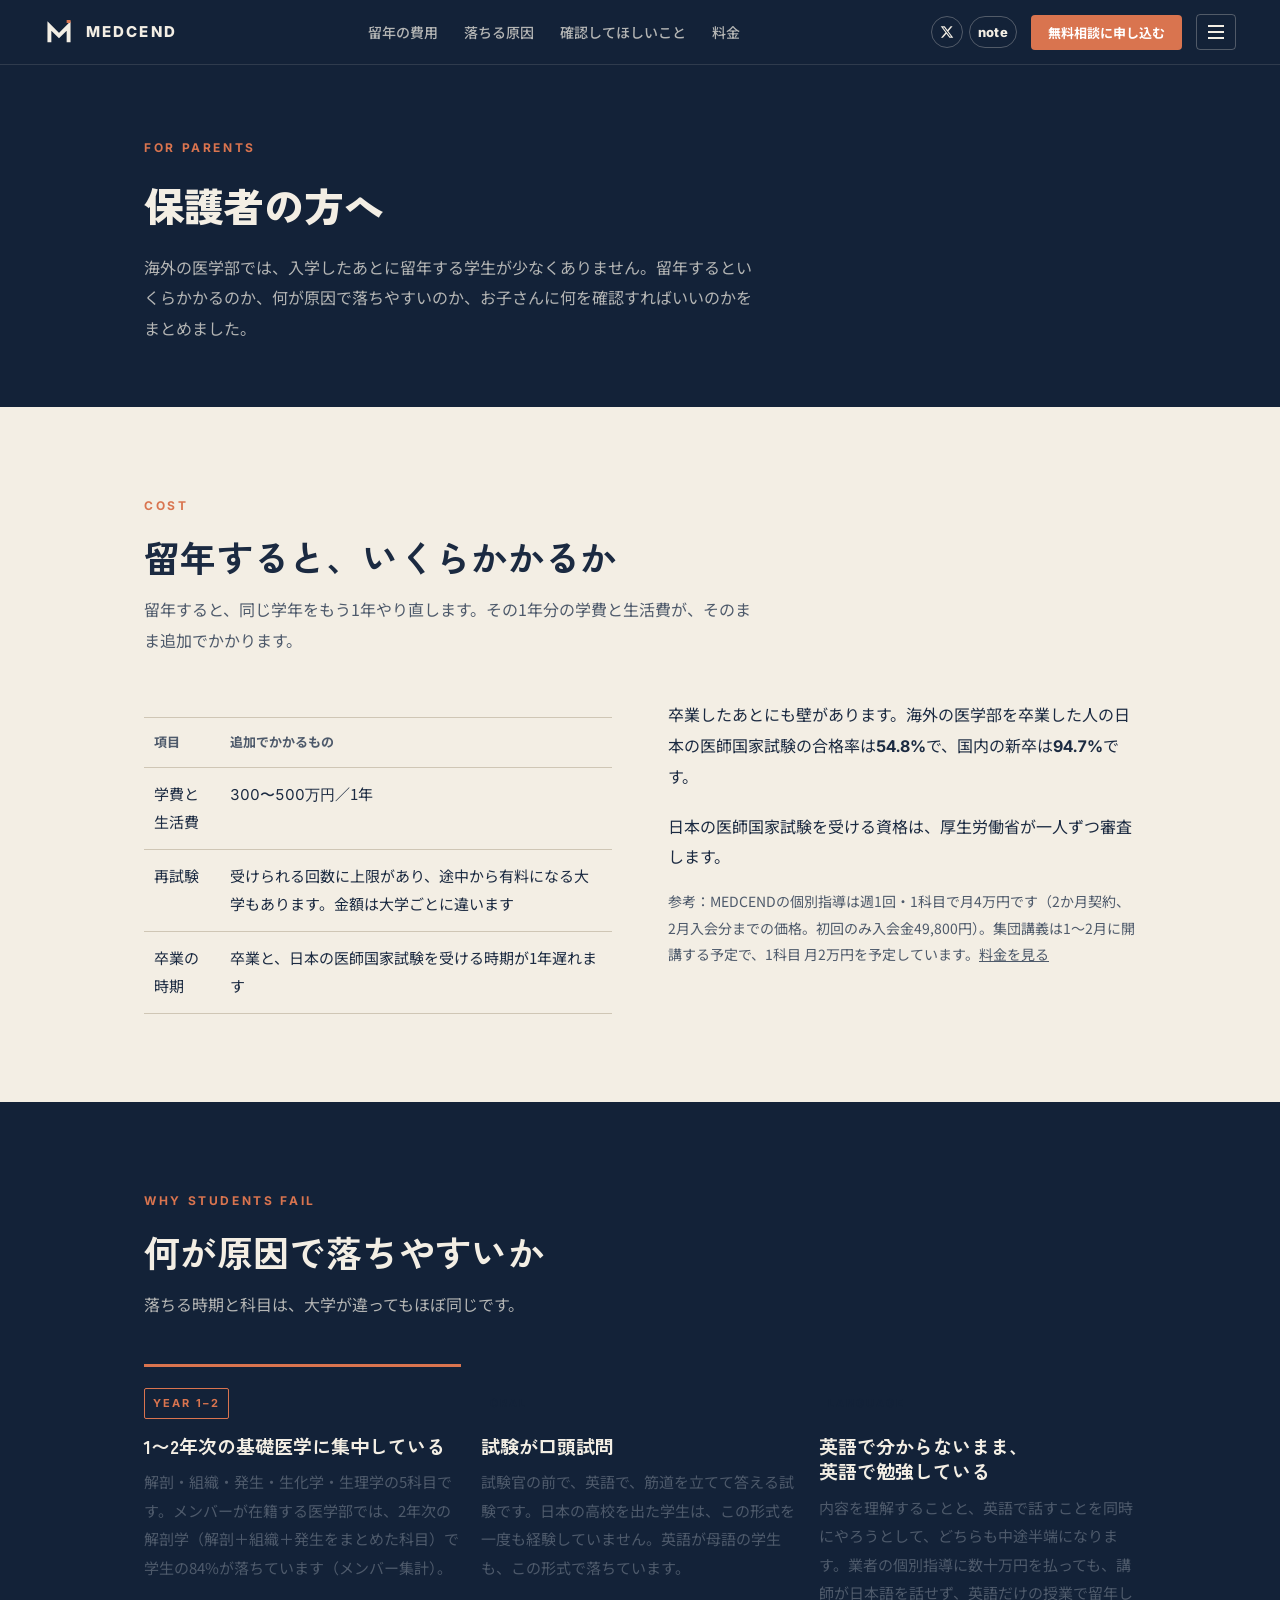
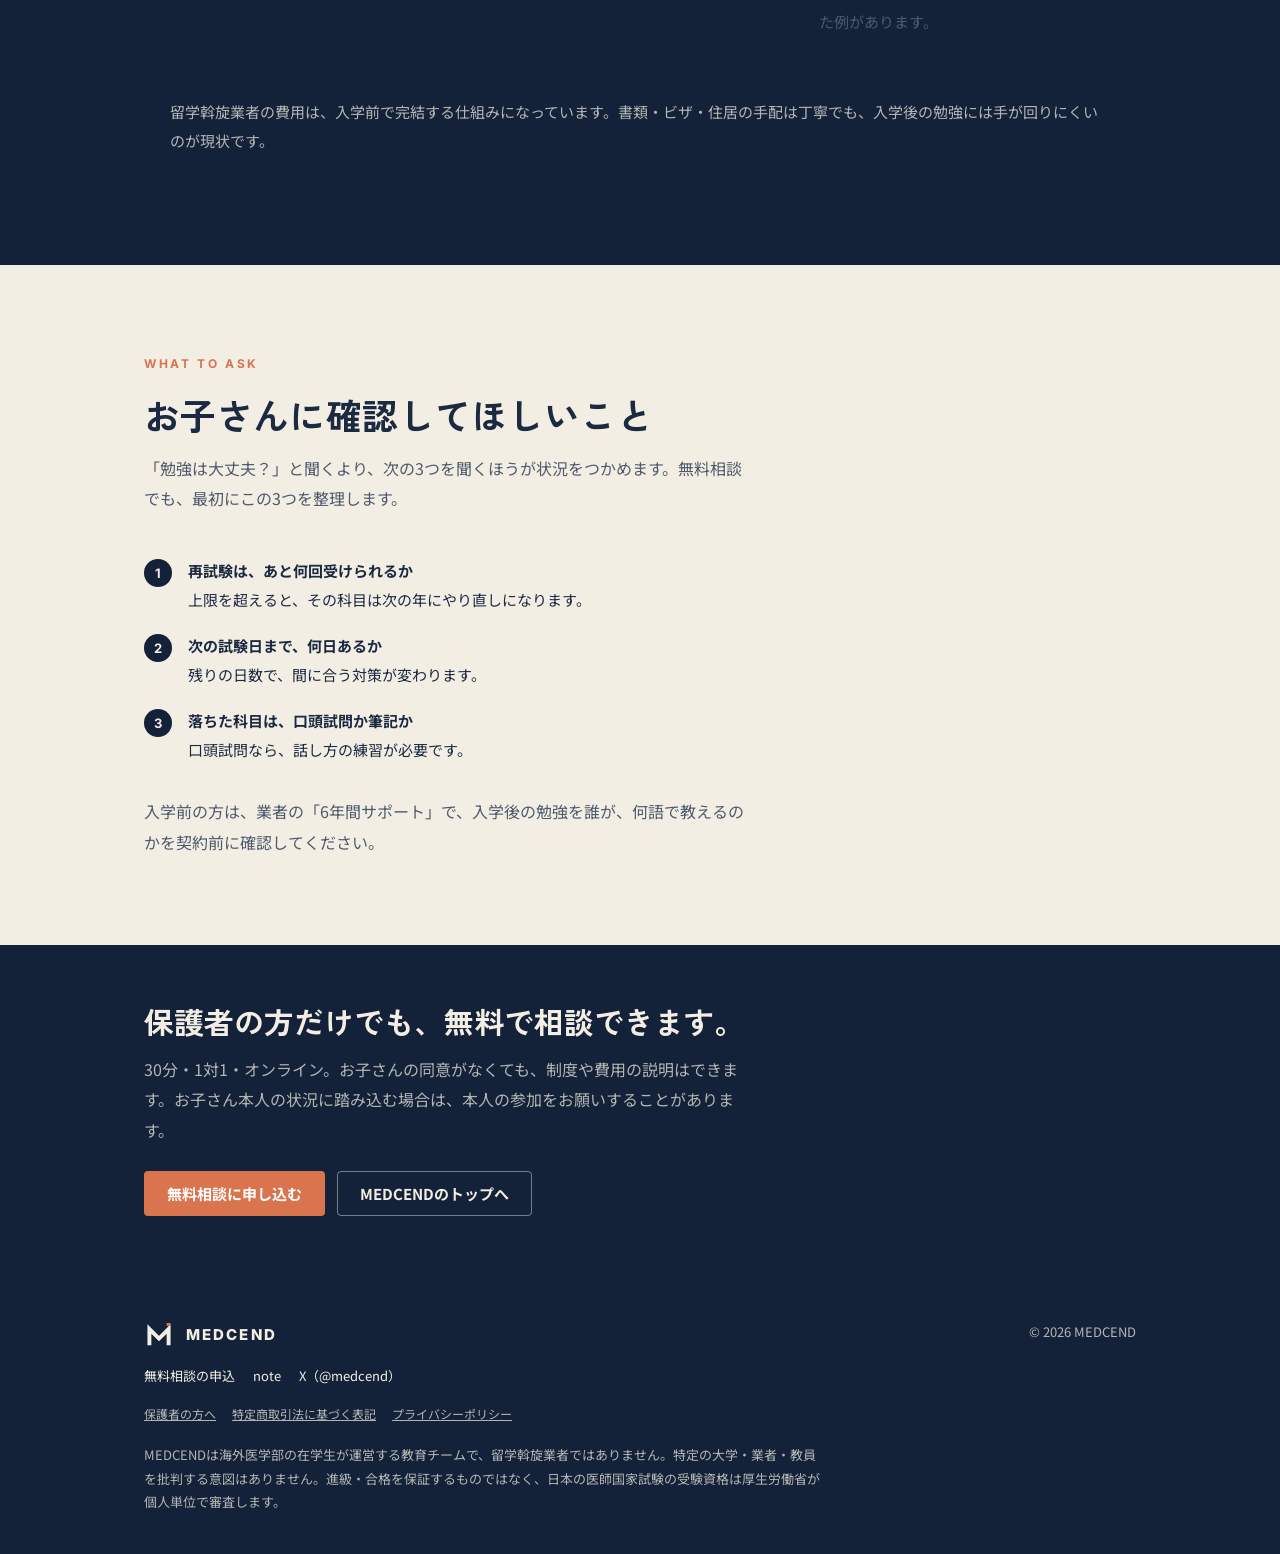
<file: parents.html>
<!DOCTYPE html>
<html lang="ja">
<head>
<meta charset="utf-8">
<meta name="viewport" content="width=device-width, initial-scale=1">
<title>保護者の方へ｜MEDCEND</title>
<meta name="description" content="ヨーロッパの英語医学部に通うお子さんをもつ保護者の方へ。留年1年でかかる費用（300〜500万円）と、落ちやすい原因、お子さんに確認してほしいこと。">
<link rel="canonical" href="https://medcend.com/parents.html">
<meta name="google-site-verification" content="78Ratyos3_q5U84pgsSDpkYj_A1owM_AnA3CegHPeJI">
<meta property="og:type" content="article">
<meta property="og:title" content="保護者の方へ｜MEDCEND">
<meta property="og:description" content="留年1年でかかる費用と、海外医学部で落ちやすい原因。保護者の方だけでも無料で相談できます。">
<meta property="og:url" content="https://medcend.com/parents.html">
<meta property="og:image" content="https://medcend.com/og.png">
<meta property="og:locale" content="ja_JP">
<meta name="twitter:card" content="summary_large_image">
<meta name="twitter:site" content="@medcend">
<link rel="icon" href="data:image/svg+xml,%3Csvg xmlns=%22http://www.w3.org/2000/svg%22 viewBox=%220 0 100 100%22%3E%3Crect width=%22100%22 height=%22100%22 fill=%22%23132238%22/%3E%3Cpolyline points=%2222,82 22,34 50,62 78,34 78,82%22 fill=%22none%22 stroke=%22%23F3EEE4%22 stroke-width=%2212%22/%3E%3Crect x=%2272%22 y=%2216%22 width=%2212%22 height=%229%22 fill=%22%23D9744F%22/%3E%3C/svg%3E">
<meta name="theme-color" content="#132238">
<link rel="preconnect" href="https://fonts.googleapis.com">
<link rel="stylesheet" href="https://fonts.googleapis.com/css2?family=Inter:wght@500;700;800&family=Zen+Kaku+Gothic+New:wght@500;700;900&family=Noto+Sans+JP:wght@400;500;700&display=swap">
<link rel="stylesheet" href="style.css">
</head>
<body>

<nav class="nav" aria-label="サイト内">
  <div class="wrap">
    <a class="mark" href="index.html" aria-label="MEDCEND トップへ">
      <svg viewBox="0 0 100 100" aria-hidden="true"><polyline points="18,84 18,30 50,62 82,30 82,84" fill="none" stroke="#F3EEE4" stroke-width="13" stroke-linejoin="miter"/><rect x="75.5" y="10" width="13" height="10" fill="#D9744F"/></svg>
      <b>MEDCEND</b>
    </a>
    <div class="nav-links" id="nav-links">
      <a href="#cost">留年の費用</a>
      <a href="#cause">落ちる原因</a>
      <a href="#check">確認してほしいこと</a>
      <a href="index.html#price">料金</a>
    </div>
    <div class="nav-right">
      <div class="nav-social">
        <a class="x-link" href="https://x.com/medcend" target="_blank" rel="noopener" aria-label="MEDCENDのX（@medcend）" title="X（@medcend）"><svg viewBox="0 0 24 24" aria-hidden="true"><path fill="currentColor" d="M18.244 2.25h3.308l-7.227 8.26 8.502 11.24H16.17l-5.214-6.817L4.99 21.75H1.68l7.73-8.835L1.254 2.25H8.08l4.713 6.231zm-1.161 17.52h1.833L7.084 4.126H5.117z"/></svg></a>
        <a class="note-link note-word" href="https://note.com/medcend" target="_blank" rel="noopener" aria-label="MEDCENDのnote" title="note">note</a>
      </div>
      <a class="btn btn-contact btn-sm contact-link" href="#contact"><span class="if-line">LINEで相談する</span><span class="if-form">無料相談に申し込む</span></a>
      <button class="nav-menu" type="button" aria-label="メニューを開く" aria-expanded="false" aria-controls="nav-links"><span></span><span></span><span></span></button>
    </div>
  </div>
</nav>

<header class="page-head">
  <div class="wrap">
    <div class="eyebrow">For parents</div>
    <h1>保護者の方へ</h1>
    <p class="lead">海外の医学部では、入学したあとに留年する学生が少なくありません。留年するといくらかかるのか、何が原因で落ちやすいのか、お子さんに何を確認すればいいのかをまとめました。</p>
  </div>
</header>

<section id="cost">
  <div class="wrap">
    <div class="sec-head">
      <div class="eyebrow">Cost</div>
      <h2>留年すると、いくらかかるか</h2>
      <p>留年すると、同じ学年をもう1年やり直します。その1年分の学費と生活費が、そのまま追加でかかります。</p>
    </div>
    <div class="two">
      <div>
        <table class="cost">
          <tr><th>項目</th><th>追加でかかるもの</th></tr>
          <tr><td>学費と生活費</td><td><span class="v num">300〜500万円</span>／1年</td></tr>
          <tr><td>再試験</td><td>受けられる回数に上限があり、途中から有料になる大学もあります。金額は大学ごとに違います</td></tr>
          <tr><td>卒業の時期</td><td>卒業と、日本の医師国家試験を受ける時期が1年遅れます</td></tr>
        </table>
      </div>
      <div class="prose">
        <p>卒業したあとにも壁があります。海外の医学部を卒業した人の日本の医師国家試験の合格率は<b class="num">54.8%</b>で、国内の新卒は<b class="num">94.7%</b>です。</p>
        <p>日本の医師国家試験を受ける資格は、厚生労働省が一人ずつ審査します。</p>
        <p style="font-size:14px;color:var(--ink-soft)">参考：MEDCENDの個別指導は週1回・1科目で月4万円です（2か月契約、2月入会分までの価格。初回のみ入会金49,800円）。集団講義は1〜2月に開講する予定で、1科目 月2万円を予定しています。<a href="index.html#price">料金を見る</a></p>
      </div>
    </div>
  </div>
</section>

<section class="cur" id="cause">
  <div class="wrap">
    <div class="sec-head">
      <div class="eyebrow">Why students fail</div>
      <h2>何が原因で落ちやすいか</h2>
      <p>落ちる時期と科目は、大学が違ってもほぼ同じです。</p>
    </div>
    <div class="method-steps">
      <div class="mstep">
        <div class="mstep-lang">YEAR 1–2</div>
        <h3>1〜2年次の基礎医学に集中している</h3>
        <p>解剖・組織・発生・生化学・生理学の5科目です。メンバーが在籍する医学部では、2年次の解剖学（解剖＋組織＋発生をまとめた科目）で学生の84%が落ちています（メンバー集計）。</p>
      </div>
      <div class="mstep">
        <div class="mstep-lang">ORAL</div>
        <h3>試験が口頭試問</h3>
        <p>試験官の前で、英語で、筋道を立てて答える試験です。日本の高校を出た学生は、この形式を一度も経験していません。英語が母語の学生も、この形式で落ちています。</p>
      </div>
      <div class="mstep">
        <div class="mstep-lang">LANGUAGE</div>
        <h3>英語で分からないまま、英語で勉強している</h3>
        <p>内容を理解することと、英語で話すことを同時にやろうとして、どちらも中途半端になります。業者の個別指導に数十万円を払っても、講師が日本語を話せず、英語だけの授業で留年した例があります。</p>
      </div>
    </div>
    <p class="method-note">留学斡旋業者の費用は、入学前で完結する仕組みになっています。書類・ビザ・住居の手配は丁寧でも、入学後の勉強には手が回りにくいのが現状です。</p>
  </div>
</section>

<section id="check">
  <div class="wrap">
    <div class="sec-head">
      <div class="eyebrow">What to ask</div>
      <h2>お子さんに確認してほしいこと</h2>
      <p>「勉強は大丈夫？」と聞くより、次の3つを聞くほうが状況をつかめます。無料相談でも、最初にこの3つを整理します。</p>
    </div>
    <ol class="steps">
      <li><b>再試験は、あと何回受けられるか</b>上限を超えると、その科目は次の年にやり直しになります。</li>
      <li><b>次の試験日まで、何日あるか</b>残りの日数で、間に合う対策が変わります。</li>
      <li><b>落ちた科目は、口頭試問か筆記か</b>口頭試問なら、話し方の練習が必要です。</li>
    </ol>
    <p class="prose" style="margin-top:32px;color:var(--ink-soft)">入学前の方は、業者の「6年間サポート」で、入学後の勉強を誰が、何語で教えるのかを契約前に確認してください。</p>
  </div>
</section>

<section class="cta-band" id="contact">
  <div class="wrap">
    <h2>保護者の方だけでも、無料で相談できます。</h2>
    <p>30分・1対1・オンライン。お子さんの同意がなくても、制度や費用の説明はできます。お子さん本人の状況に踏み込む場合は、本人の参加をお願いすることがあります。</p>
    <div class="cta">
      <a class="btn btn-contact contact-link" href="#contact"><span class="if-line">LINEで相談する</span><span class="if-form">無料相談に申し込む</span></a>
      <a class="btn btn-ghost-light" href="index.html">MEDCENDのトップへ</a>
    </div>
  </div>
</section>

<footer>
  <div class="wrap">
    <div>
      <a class="mark" href="index.html" aria-label="MEDCEND">
        <svg viewBox="0 0 100 100" aria-hidden="true"><polyline points="18,84 18,30 50,62 82,30 82,84" fill="none" stroke="#F3EEE4" stroke-width="13" stroke-linejoin="miter"/><rect x="75.5" y="10" width="13" height="10" fill="#D9744F"/></svg>
        <b>MEDCEND</b>
      </a>
      <div class="links">
        <a href="#contact" class="contact-link"><span class="if-line">LINEで相談</span><span class="if-form">無料相談の申込</span></a>
        <a href="https://note.com/medcend" class="note-link">note</a>
        <a href="https://x.com/medcend" class="x-link">X（@medcend）</a>
      </div>
      <div class="legal">
        <a href="parents.html">保護者の方へ</a>
        <a href="tokushoho.html">特定商取引法に基づく表記</a>
        <a href="privacy.html">プライバシーポリシー</a>
      </div>
      <p class="disc">MEDCENDは海外医学部の在学生が運営する教育チームで、留学斡旋業者ではありません。特定の大学・業者・教員を批判する意図はありません。進級・合格を保証するものではなく、日本の医師国家試験の受験資格は厚生労働省が個人単位で審査します。</p>
    </div>
    <div>© 2026 MEDCEND</div>
  </div>
</footer>

<script src="site.js"></script>
</body>
</html>
</file>
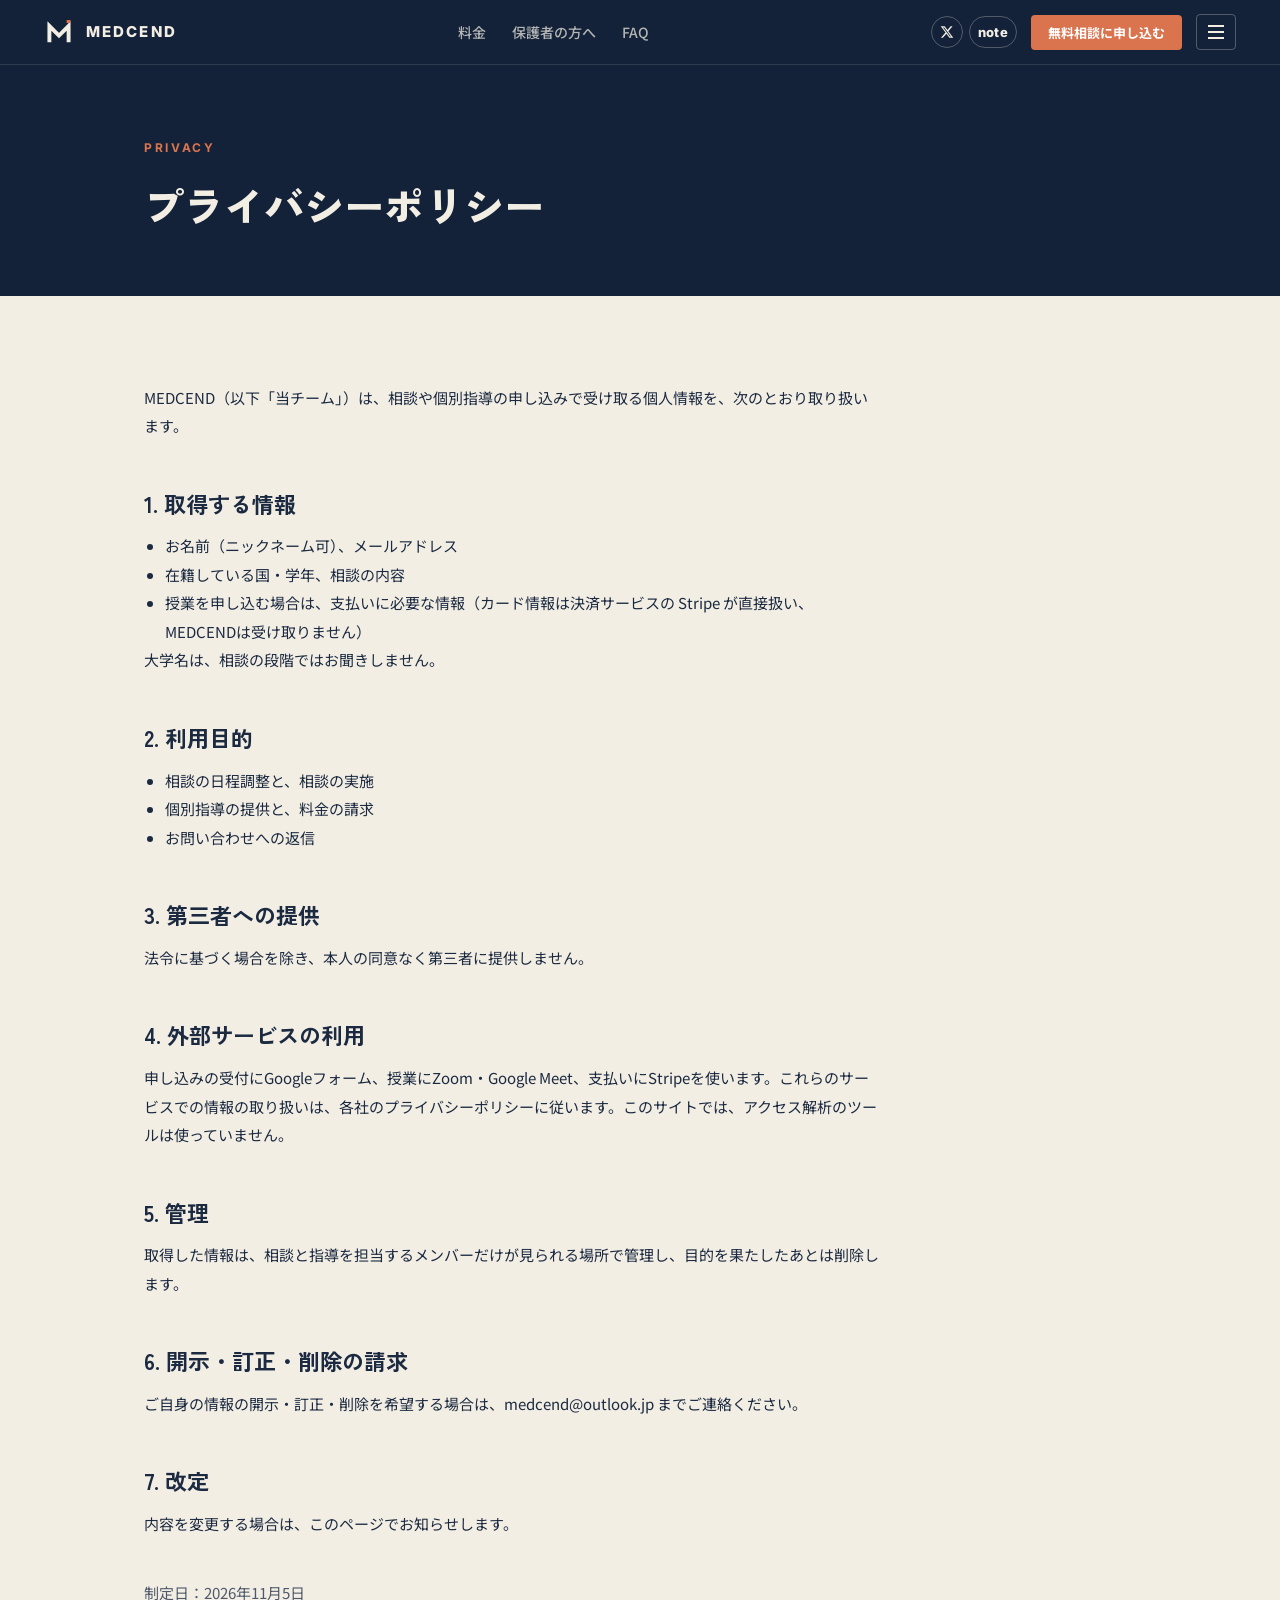
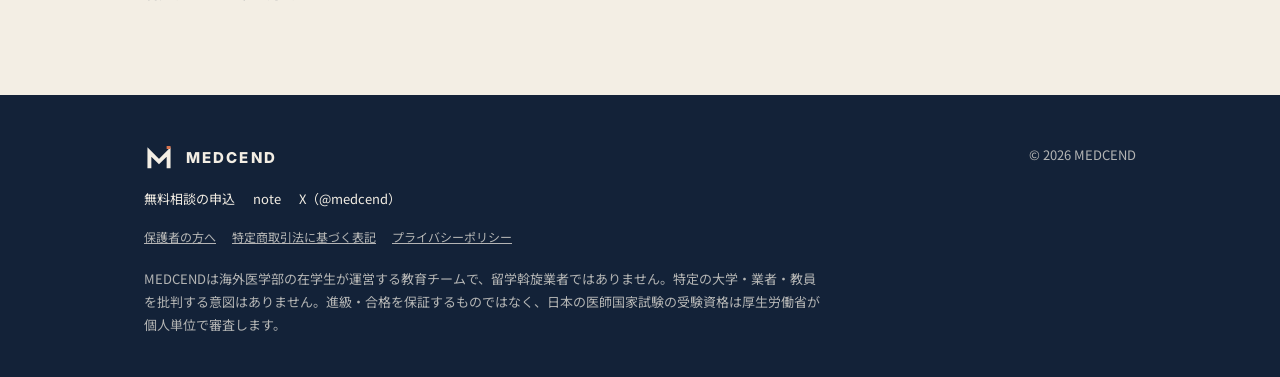
<file: privacy.html>
<!DOCTYPE html>
<html lang="ja">
<head>
<meta charset="utf-8">
<meta name="viewport" content="width=device-width, initial-scale=1">
<title>プライバシーポリシー｜MEDCEND</title>
<meta name="description" content="MEDCENDのプライバシーポリシー。">
<link rel="canonical" href="https://medcend.com/privacy.html">
<meta name="google-site-verification" content="78Ratyos3_q5U84pgsSDpkYj_A1owM_AnA3CegHPeJI">
<meta property="og:type" content="website">
<meta property="og:title" content="プライバシーポリシー｜MEDCEND">
<meta property="og:description" content="MEDCENDのプライバシーポリシー。">
<meta property="og:url" content="https://medcend.com/privacy.html">
<meta property="og:image" content="https://medcend.com/og.png">
<meta property="og:locale" content="ja_JP">
<meta name="twitter:card" content="summary_large_image">
<meta name="twitter:site" content="@medcend">
<link rel="icon" href="data:image/svg+xml,%3Csvg xmlns=%22http://www.w3.org/2000/svg%22 viewBox=%220 0 100 100%22%3E%3Crect width=%22100%22 height=%22100%22 fill=%22%23132238%22/%3E%3Cpolyline points=%2222,82 22,34 50,62 78,34 78,82%22 fill=%22none%22 stroke=%22%23F3EEE4%22 stroke-width=%2212%22/%3E%3Crect x=%2272%22 y=%2216%22 width=%2212%22 height=%229%22 fill=%22%23D9744F%22/%3E%3C/svg%3E">
<meta name="theme-color" content="#132238">
<link rel="preconnect" href="https://fonts.googleapis.com">
<link rel="stylesheet" href="https://fonts.googleapis.com/css2?family=Inter:wght@500;700;800&family=Zen+Kaku+Gothic+New:wght@500;700;900&family=Noto+Sans+JP:wght@400;500;700&display=swap">
<link rel="stylesheet" href="style.css">
</head>
<body>

<nav class="nav" aria-label="サイト内">
  <div class="wrap">
    <a class="mark" href="index.html" aria-label="MEDCEND トップへ">
      <svg viewBox="0 0 100 100" aria-hidden="true"><polyline points="18,84 18,30 50,62 82,30 82,84" fill="none" stroke="#F3EEE4" stroke-width="13" stroke-linejoin="miter"/><rect x="75.5" y="10" width="13" height="10" fill="#D9744F"/></svg>
      <b>MEDCEND</b>
    </a>
    <div class="nav-links" id="nav-links">
      <a href="index.html#price">料金</a>
      <a href="parents.html">保護者の方へ</a>
      <a href="index.html#faq">FAQ</a>
    </div>
    <div class="nav-right">
      <div class="nav-social">
        <a class="x-link" href="https://x.com/medcend" target="_blank" rel="noopener" aria-label="MEDCENDのX（@medcend）" title="X（@medcend）"><svg viewBox="0 0 24 24" aria-hidden="true"><path fill="currentColor" d="M18.244 2.25h3.308l-7.227 8.26 8.502 11.24H16.17l-5.214-6.817L4.99 21.75H1.68l7.73-8.835L1.254 2.25H8.08l4.713 6.231zm-1.161 17.52h1.833L7.084 4.126H5.117z"/></svg></a>
        <a class="note-link note-word" href="https://note.com/medcend" target="_blank" rel="noopener" aria-label="MEDCENDのnote" title="note">note</a>
      </div>
      <a class="btn btn-contact btn-sm contact-link" href="index.html#consult"><span class="if-line">LINEで相談する</span><span class="if-form">無料相談に申し込む</span></a>
      <button class="nav-menu" type="button" aria-label="メニューを開く" aria-expanded="false" aria-controls="nav-links"><span></span><span></span><span></span></button>
    </div>
  </div>
</nav>

<header class="page-head">
  <div class="wrap">
    <div class="eyebrow">Privacy</div>
    <h1>プライバシーポリシー</h1>
  </div>
</header>

<section>
  <div class="wrap">
    <div class="doc">
      <p>MEDCEND（以下「当チーム」）は、相談や個別指導の申し込みで受け取る個人情報を、次のとおり取り扱います。</p>

      <h2>1. 取得する情報</h2>
      <ul>
        <li>お名前（ニックネーム可）、<span class="if-line">LINEの表示名</span><span class="if-form">メールアドレス</span></li>
        <li>在籍している国・学年、相談の内容</li>
        <li>授業を申し込む場合は、支払いに必要な情報（カード情報は決済サービスの Stripe が直接扱い、MEDCENDは受け取りません）</li>
      </ul>
      <p>大学名は、相談の段階ではお聞きしません。</p>

      <h2>2. 利用目的</h2>
      <ul>
        <li>相談の日程調整と、相談の実施</li>
        <li>個別指導の提供と、料金の請求</li>
        <li>お問い合わせへの返信</li>
      </ul>

      <h2>3. 第三者への提供</h2>
      <p>法令に基づく場合を除き、本人の同意なく第三者に提供しません。</p>

      <h2>4. 外部サービスの利用</h2>
      <p><span class="if-line">連絡にLINE</span><span class="if-form">申し込みの受付にGoogleフォーム</span>、授業にZoom・Google Meet、支払いにStripeを使います。これらのサービスでの情報の取り扱いは、各社のプライバシーポリシーに従います。このサイトでは、アクセス解析のツールは使っていません。</p>

      <h2>5. 管理</h2>
      <p>取得した情報は、相談と指導を担当するメンバーだけが見られる場所で管理し、目的を果たしたあとは削除します。</p>

      <h2>6. 開示・訂正・削除の請求</h2>
      <p>ご自身の情報の開示・訂正・削除を希望する場合は、<span class="if-line">LINEまたは </span><span class="if-form"></span>medcend@outlook.jp までご連絡ください。</p>

      <h2>7. 改定</h2>
      <p>内容を変更する場合は、このページでお知らせします。</p>

      <p style="margin-top:40px;color:var(--ink-soft)">制定日：2026年11月5日</p>
    </div>
  </div>
</section>

<footer>
  <div class="wrap">
    <div>
      <a class="mark" href="index.html" aria-label="MEDCEND">
        <svg viewBox="0 0 100 100" aria-hidden="true"><polyline points="18,84 18,30 50,62 82,30 82,84" fill="none" stroke="#F3EEE4" stroke-width="13" stroke-linejoin="miter"/><rect x="75.5" y="10" width="13" height="10" fill="#D9744F"/></svg>
        <b>MEDCEND</b>
      </a>
      <div class="links">
        <a href="index.html#consult" class="contact-link"><span class="if-line">LINEで相談</span><span class="if-form">無料相談の申込</span></a>
        <a href="https://note.com/medcend" class="note-link">note</a>
        <a href="https://x.com/medcend" class="x-link">X（@medcend）</a>
      </div>
      <div class="legal">
        <a href="parents.html">保護者の方へ</a>
        <a href="tokushoho.html">特定商取引法に基づく表記</a>
        <a href="privacy.html">プライバシーポリシー</a>
      </div>
      <p class="disc">MEDCENDは海外医学部の在学生が運営する教育チームで、留学斡旋業者ではありません。特定の大学・業者・教員を批判する意図はありません。進級・合格を保証するものではなく、日本の医師国家試験の受験資格は厚生労働省が個人単位で審査します。</p>
    </div>
    <div>© 2026 MEDCEND</div>
  </div>
</footer>

<script src="site.js"></script>
</body>
</html>
</file>
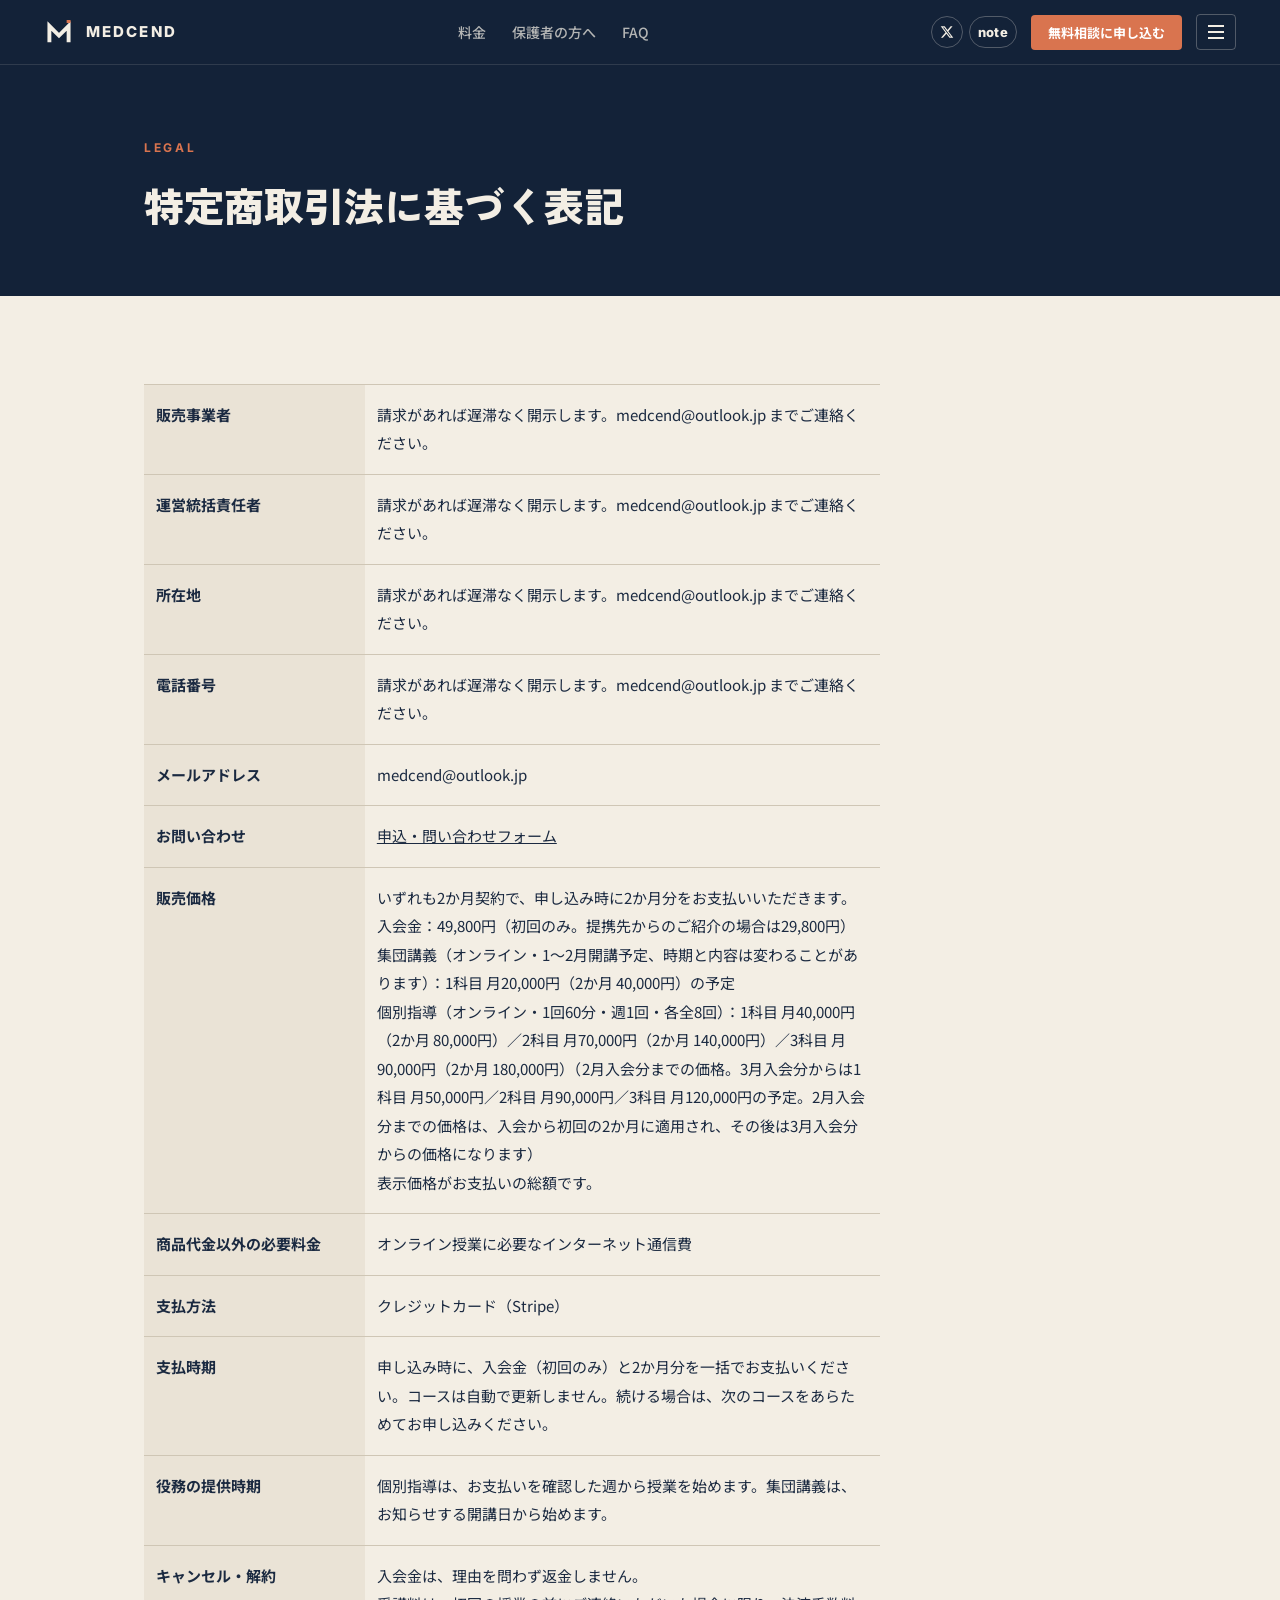
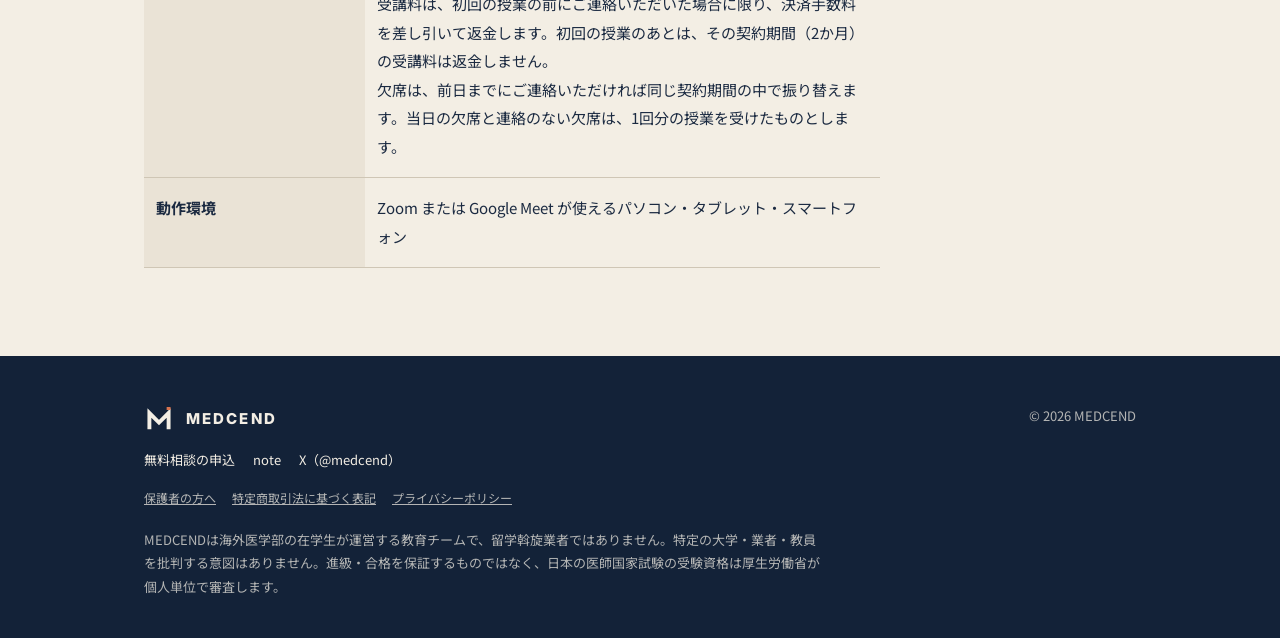
<file: tokushoho.html>
<!DOCTYPE html>
<html lang="ja">
<head>
<meta charset="utf-8">
<meta name="viewport" content="width=device-width, initial-scale=1">
<title>特定商取引法に基づく表記｜MEDCEND</title>
<meta name="description" content="MEDCENDの特定商取引法に基づく表記。">
<link rel="canonical" href="https://medcend.com/tokushoho.html">
<meta name="google-site-verification" content="78Ratyos3_q5U84pgsSDpkYj_A1owM_AnA3CegHPeJI">
<meta property="og:type" content="website">
<meta property="og:title" content="特定商取引法に基づく表記｜MEDCEND">
<meta property="og:description" content="MEDCENDの特定商取引法に基づく表記。">
<meta property="og:url" content="https://medcend.com/tokushoho.html">
<meta property="og:image" content="https://medcend.com/og.png">
<meta property="og:locale" content="ja_JP">
<meta name="twitter:card" content="summary_large_image">
<meta name="twitter:site" content="@medcend">
<link rel="icon" href="data:image/svg+xml,%3Csvg xmlns=%22http://www.w3.org/2000/svg%22 viewBox=%220 0 100 100%22%3E%3Crect width=%22100%22 height=%22100%22 fill=%22%23132238%22/%3E%3Cpolyline points=%2222,82 22,34 50,62 78,34 78,82%22 fill=%22none%22 stroke=%22%23F3EEE4%22 stroke-width=%2212%22/%3E%3Crect x=%2272%22 y=%2216%22 width=%2212%22 height=%229%22 fill=%22%23D9744F%22/%3E%3C/svg%3E">
<meta name="theme-color" content="#132238">
<link rel="preconnect" href="https://fonts.googleapis.com">
<link rel="stylesheet" href="https://fonts.googleapis.com/css2?family=Inter:wght@500;700;800&family=Zen+Kaku+Gothic+New:wght@500;700;900&family=Noto+Sans+JP:wght@400;500;700&display=swap">
<link rel="stylesheet" href="style.css">
</head>
<body>

<nav class="nav" aria-label="サイト内">
  <div class="wrap">
    <a class="mark" href="index.html" aria-label="MEDCEND トップへ">
      <svg viewBox="0 0 100 100" aria-hidden="true"><polyline points="18,84 18,30 50,62 82,30 82,84" fill="none" stroke="#F3EEE4" stroke-width="13" stroke-linejoin="miter"/><rect x="75.5" y="10" width="13" height="10" fill="#D9744F"/></svg>
      <b>MEDCEND</b>
    </a>
    <div class="nav-links" id="nav-links">
      <a href="index.html#price">料金</a>
      <a href="parents.html">保護者の方へ</a>
      <a href="index.html#faq">FAQ</a>
    </div>
    <div class="nav-right">
      <div class="nav-social">
        <a class="x-link" href="https://x.com/medcend" target="_blank" rel="noopener" aria-label="MEDCENDのX（@medcend）" title="X（@medcend）"><svg viewBox="0 0 24 24" aria-hidden="true"><path fill="currentColor" d="M18.244 2.25h3.308l-7.227 8.26 8.502 11.24H16.17l-5.214-6.817L4.99 21.75H1.68l7.73-8.835L1.254 2.25H8.08l4.713 6.231zm-1.161 17.52h1.833L7.084 4.126H5.117z"/></svg></a>
        <a class="note-link note-word" href="https://note.com/medcend" target="_blank" rel="noopener" aria-label="MEDCENDのnote" title="note">note</a>
      </div>
      <a class="btn btn-contact btn-sm contact-link" href="index.html#consult"><span class="if-line">LINEで相談する</span><span class="if-form">無料相談に申し込む</span></a>
      <button class="nav-menu" type="button" aria-label="メニューを開く" aria-expanded="false" aria-controls="nav-links"><span></span><span></span><span></span></button>
    </div>
  </div>
</nav>

<header class="page-head">
  <div class="wrap">
    <div class="eyebrow">Legal</div>
    <h1>特定商取引法に基づく表記</h1>
  </div>
</header>

<section>
  <div class="wrap">
    <div class="doc">
      <table class="law">
        <tr><th>販売事業者</th><td>請求があれば遅滞なく開示します。medcend@outlook.jp までご連絡ください。</td></tr>
        <tr><th>運営統括責任者</th><td>請求があれば遅滞なく開示します。medcend@outlook.jp までご連絡ください。</td></tr>
        <tr><th>所在地</th><td>請求があれば遅滞なく開示します。medcend@outlook.jp までご連絡ください。</td></tr>
        <tr><th>電話番号</th><td>請求があれば遅滞なく開示します。medcend@outlook.jp までご連絡ください。</td></tr>
        <tr><th>メールアドレス</th><td>medcend@outlook.jp</td></tr>
        <tr><th>お問い合わせ</th><td><a href="index.html#consult" class="contact-link"><span class="if-line">LINE公式アカウント（友だち追加はこちら）</span><span class="if-form">申込・問い合わせフォーム</span></a></td></tr>
        <tr><th>販売価格</th><td>いずれも2か月契約で、申し込み時に2か月分をお支払いいただきます。<br>入会金：49,800円（初回のみ。提携先からのご紹介の場合は29,800円）<br>集団講義（オンライン・1〜2月開講予定、時期と内容は変わることがあります）：1科目 月20,000円（2か月 40,000円）の予定<br>個別指導（オンライン・1回60分・週1回・各全8回）：1科目 月40,000円（2か月 80,000円）／2科目 月70,000円（2か月 140,000円）／3科目 月90,000円（2か月 180,000円）（2月入会分までの価格。3月入会分からは1科目 月50,000円／2科目 月90,000円／3科目 月120,000円の予定。2月入会分までの価格は、入会から初回の2か月に適用され、その後は3月入会分からの価格になります）<br>表示価格がお支払いの総額です。</td></tr>
        <tr><th>商品代金以外の必要料金</th><td>オンライン授業に必要なインターネット通信費</td></tr>
        <tr><th>支払方法</th><td>クレジットカード（Stripe）</td></tr>
        <tr><th>支払時期</th><td>申し込み時に、入会金（初回のみ）と2か月分を一括でお支払いください。コースは自動で更新しません。続ける場合は、次のコースをあらためてお申し込みください。</td></tr>
        <tr><th>役務の提供時期</th><td>個別指導は、お支払いを確認した週から授業を始めます。集団講義は、お知らせする開講日から始めます。</td></tr>
        <tr><th>キャンセル・解約</th><td>入会金は、理由を問わず返金しません。<br>受講料は、初回の授業の前にご連絡いただいた場合に限り、決済手数料を差し引いて返金します。初回の授業のあとは、その契約期間（2か月）の受講料は返金しません。<br>欠席は、前日までにご連絡いただければ同じ契約期間の中で振り替えます。当日の欠席と連絡のない欠席は、1回分の授業を受けたものとします。</td></tr>
        <tr><th>動作環境</th><td>Zoom または Google Meet が使えるパソコン・タブレット・スマートフォン</td></tr>
      </table>
    </div>
  </div>
</section>

<footer>
  <div class="wrap">
    <div>
      <a class="mark" href="index.html" aria-label="MEDCEND">
        <svg viewBox="0 0 100 100" aria-hidden="true"><polyline points="18,84 18,30 50,62 82,30 82,84" fill="none" stroke="#F3EEE4" stroke-width="13" stroke-linejoin="miter"/><rect x="75.5" y="10" width="13" height="10" fill="#D9744F"/></svg>
        <b>MEDCEND</b>
      </a>
      <div class="links">
        <a href="index.html#consult" class="contact-link"><span class="if-line">LINEで相談</span><span class="if-form">無料相談の申込</span></a>
        <a href="https://note.com/medcend" class="note-link">note</a>
        <a href="https://x.com/medcend" class="x-link">X（@medcend）</a>
      </div>
      <div class="legal">
        <a href="parents.html">保護者の方へ</a>
        <a href="tokushoho.html">特定商取引法に基づく表記</a>
        <a href="privacy.html">プライバシーポリシー</a>
      </div>
      <p class="disc">MEDCENDは海外医学部の在学生が運営する教育チームで、留学斡旋業者ではありません。特定の大学・業者・教員を批判する意図はありません。進級・合格を保証するものではなく、日本の医師国家試験の受験資格は厚生労働省が個人単位で審査します。</p>
    </div>
    <div>© 2026 MEDCEND</div>
  </div>
</footer>

<script src="site.js"></script>
</body>
</html>
</file>
<file: style.css>
:root{
  --navy:#132238; --navy-2:#1B2F4B; --cream:#F3EEE4; --cream-2:#EAE3D6; --mist:#CFC6B5;
  --ink:#1B2A41; --ink-soft:#4E5A6B; --terra:#D9744F; --terra-deep:#B85A38;
  --on-navy:#F3EEE4; --on-navy-soft:rgba(243,238,228,.72);
  --display:"Zen Kaku Gothic New","Noto Sans JP","Hiragino Sans",sans-serif;
  --body:"Noto Sans JP","Hiragino Sans","Yu Gothic",sans-serif;
  --latin:"Inter","Helvetica Neue",Arial,sans-serif;
  --w:1040px;
}
*{box-sizing:border-box}
html{scroll-behavior:smooth}
@media (prefers-reduced-motion:reduce){html{scroll-behavior:auto}}
body{margin:0;background:var(--cream);color:var(--ink);font-family:var(--body);font-size:16px;line-height:1.9;-webkit-font-smoothing:antialiased}
a{color:inherit}
h1,h2,h3{font-family:var(--display);text-wrap:balance;margin:0;line-height:1.35}
p{margin:0}
.wrap{max-width:var(--w);margin:0 auto;padding:0 24px}
.eyebrow{font-family:var(--latin);font-weight:700;font-size:12px;letter-spacing:.22em;text-transform:uppercase;color:var(--terra)}
.num{font-family:var(--latin);font-variant-numeric:tabular-nums}
section{padding:88px 0}
@media (max-width:640px){section{padding:64px 0}}

/* nav */
.nav{position:sticky;top:0;z-index:10;background:var(--navy);color:var(--on-navy);border-bottom:1px solid rgba(243,238,228,.12)}
.nav .wrap{display:flex;align-items:center;justify-content:space-between;height:64px;gap:16px}
.mark{display:flex;align-items:center;gap:12px;text-decoration:none}
.mark svg{width:30px;height:30px}
.mark b{font-family:var(--latin);font-weight:800;letter-spacing:.14em;font-size:15px}
.nav-links{display:flex;gap:26px;font-size:14px;font-weight:500}
.nav-links a{text-decoration:none;color:var(--on-navy-soft)}
.nav-links a:hover{color:var(--on-navy)}
@media (max-width:760px){.nav-links{display:none}}
.btn{display:inline-flex;align-items:center;gap:10px;padding:14px 22px;border-radius:4px;font-weight:700;text-decoration:none;font-size:15px;line-height:1;border:1.5px solid transparent;transition:background .15s,color .15s,border-color .15s}
.btn:focus-visible{outline:3px solid var(--terra);outline-offset:3px}
.btn-terra{background:var(--terra);color:#fff}
.btn-terra:hover{background:var(--terra-deep)}
.btn-ghost-light{border-color:rgba(243,238,228,.45);color:var(--on-navy)}
.btn-ghost-light:hover{border-color:var(--on-navy)}
.btn-ghost-dark{border-color:var(--navy);color:var(--navy)}
.btn-ghost-dark:hover{background:var(--navy);color:var(--on-navy)}
.btn-sm{padding:10px 16px;font-size:13px}

/* hero */
.hero{background:var(--navy);color:var(--on-navy);padding:96px 0 0}
.hero-grid{display:grid;grid-template-columns:1.25fr .75fr;gap:48px;align-items:end}
@media (max-width:860px){.hero-grid{grid-template-columns:1fr}}
.hero h1{font-size:clamp(26px,3.6vw,46px);font-weight:900;letter-spacing:.01em;line-height:1.3;margin-top:22px;text-wrap:initial}
.hero h1 span{display:inline-block;white-space:nowrap}
.hero .lead{font-size:17px;color:var(--on-navy-soft);margin-top:26px;max-width:36em}
.hero .cta{display:flex;flex-wrap:wrap;gap:12px;margin-top:38px}
.stair{justify-self:end;width:100%;max-width:360px;opacity:.95}
@media (max-width:860px){.stair{display:none}}
.stats{margin-top:72px;border-top:1px solid rgba(243,238,228,.16);display:grid;grid-template-columns:repeat(3,1fr)}
@media (max-width:760px){.stats{grid-template-columns:1fr}}
.stat{padding:30px 28px 34px;border-right:1px solid rgba(243,238,228,.16)}
.stat:last-child{border-right:0}
@media (max-width:760px){.stat{border-right:0;border-bottom:1px solid rgba(243,238,228,.16)}.stat:last-child{border-bottom:0}}
.stat .v{font-family:var(--latin);font-weight:800;font-size:44px;letter-spacing:-.02em;line-height:1;font-variant-numeric:tabular-nums}
.stat .v small{font-size:20px;font-weight:700;margin-left:4px;letter-spacing:0}
.stat .l{font-weight:700;margin-top:12px;font-size:15px}
.stat .s{font-size:12px;color:var(--on-navy-soft);margin-top:6px;line-height:1.6}

/* generic section heads */
.sec-head{display:grid;grid-template-columns:1fr;gap:14px;max-width:38em;margin-bottom:44px}
.sec-head h2{font-size:clamp(26px,3.4vw,36px);font-weight:700;letter-spacing:.01em}
.sec-head p{color:var(--ink-soft)}
.prose{max-width:38em}
.prose p+p{margin-top:1.2em}
.two{display:grid;grid-template-columns:1fr 1fr;gap:56px;align-items:start}
@media (max-width:820px){.two{grid-template-columns:1fr;gap:36px}}

/* curriculum timeline */
.cur{background:var(--navy);color:var(--on-navy)}
.cur .eyebrow{color:var(--terra)}
.cur .sec-head p{color:var(--on-navy-soft)}
.years{display:grid;grid-template-columns:repeat(4,1fr);gap:10px;margin-top:8px}
@media (max-width:760px){.years{grid-template-columns:1fr 1fr}}
.yr{border-top:3px solid rgba(243,238,228,.25);padding-top:14px;min-height:150px}
.yr.hot{border-top-color:var(--terra)}
.yr .y{font-family:var(--latin);font-weight:700;font-size:12px;letter-spacing:.16em;color:var(--on-navy-soft)}
.yr.hot .y{color:var(--terra)}
.yr ul{list-style:none;padding:0;margin:10px 0 0;font-size:14px;line-height:1.7}
.yr.hot ul li{font-weight:700}
.yr .flag{display:inline-block;margin-top:10px;font-size:12px;font-weight:700;color:var(--terra);letter-spacing:.06em}
.cur .note{margin-top:34px;color:var(--on-navy-soft);font-size:14px;max-width:44em}


/* method */
.method{background:var(--cream)}
.method-steps{display:grid;grid-template-columns:repeat(3,1fr);gap:20px}
@media (max-width:820px){.method-steps{grid-template-columns:1fr}}
.mstep{border-top:3px solid var(--navy);padding-top:18px}
.mstep:first-child{border-top-color:var(--terra)}
.mstep-lang{display:inline-block;font-family:var(--latin);font-weight:700;font-size:11px;letter-spacing:.18em;padding:4px 8px;border:1px solid var(--navy);color:var(--navy);border-radius:2px}
.mstep:first-child .mstep-lang{border-color:var(--terra);color:var(--terra)}
.mstep h3{font-size:19px;margin-top:14px}
.mstep p{margin-top:10px;font-size:15px;color:var(--ink-soft)}
.method-note{margin-top:40px;padding:22px 26px;background:var(--navy);color:var(--on-navy-soft);font-size:15px;max-width:none}

/* consult */
.consult{background:var(--cream-2)}
.consult-card{background:var(--cream);border:1px solid var(--mist);padding:36px;display:grid;grid-template-columns:1.1fr .9fr;gap:40px}
@media (max-width:820px){.consult-card{grid-template-columns:1fr;padding:26px}}
.consult h3{font-size:22px;font-weight:700}
.kv{margin:22px 0 0;padding:0;list-style:none;display:grid;gap:12px}
.kv li{display:grid;grid-template-columns:96px 1fr;gap:14px;font-size:15px;border-top:1px solid var(--mist);padding-top:12px}
.kv li b{font-family:var(--latin);font-weight:700;font-size:12px;letter-spacing:.14em;color:var(--terra);padding-top:4px;text-transform:uppercase}
.steps{list-style:none;margin:0;padding:0;display:grid;gap:18px;counter-reset:s}
.steps li{position:relative;padding-left:44px;font-size:15px}
.steps li::before{counter-increment:s;content:counter(s);position:absolute;left:0;top:2px;width:28px;height:28px;border-radius:50%;background:var(--navy);color:var(--on-navy);font-family:var(--latin);font-weight:700;font-size:13px;display:flex;align-items:center;justify-content:center}
.steps li b{display:block;font-weight:700}
.consult .cta{margin-top:28px;display:flex;flex-wrap:wrap;gap:12px;align-items:center}
.consult .fine{font-size:12px;color:var(--ink-soft)}

/* trial + service */
.cards{display:grid;grid-template-columns:1fr 1fr;gap:20px}
@media (max-width:820px){.cards{grid-template-columns:1fr}}
.card{border:1px solid var(--mist);padding:30px;background:var(--cream)}
.card .tag{display:inline-block;font-family:var(--latin);font-weight:700;font-size:11px;letter-spacing:.18em;text-transform:uppercase;padding:5px 9px;border:1px solid var(--terra);color:var(--terra);border-radius:2px}
.card .tag.soon{border-color:var(--ink-soft);color:var(--ink-soft)}
.card h3{font-size:22px;margin-top:16px}
.card p{margin-top:12px;color:var(--ink-soft);font-size:15px}
.card ul{margin:14px 0 0;padding-left:1.2em;font-size:15px;color:var(--ink)}
.card .cta{margin-top:22px}

/* about */
.about .cols{display:grid;grid-template-columns:1fr 1fr;gap:24px;margin-top:8px}
@media (max-width:820px){.about .cols{grid-template-columns:1fr}}
.list-box{border-top:3px solid var(--navy);padding-top:18px}
.list-box.no{border-top-color:var(--terra)}
.list-box h3{font-size:18px}
.list-box ul{margin:12px 0 0;padding-left:1.2em;font-size:15px;line-height:1.85}
.anon{margin-top:44px;padding:26px 30px;background:var(--navy);color:var(--on-navy);max-width:none}
.anon p{color:var(--on-navy-soft);font-size:15px}
.anon b{color:var(--on-navy)}

/* faq */
.faq details{border-top:1px solid var(--mist)}
.faq details:last-child{border-bottom:1px solid var(--mist)}
.faq summary{cursor:pointer;list-style:none;padding:20px 40px 20px 0;font-weight:700;font-family:var(--display);font-size:17px;position:relative}
.faq summary::-webkit-details-marker{display:none}
.faq summary::after{content:"+";position:absolute;right:4px;top:16px;font-family:var(--latin);font-size:24px;color:var(--terra);font-weight:500}
.faq details[open] summary::after{content:"–"}
.faq details p{padding:0 0 22px;color:var(--ink-soft);max-width:44em;font-size:15px}

/* footer */
footer{background:var(--navy);color:var(--on-navy-soft);padding:48px 0 40px;font-size:13px}
footer .wrap{display:grid;grid-template-columns:1fr auto;gap:24px;align-items:start}
@media (max-width:640px){footer .wrap{grid-template-columns:1fr}}
footer .mark b{color:var(--on-navy)}
footer .links{display:flex;gap:18px;margin-top:14px}
footer .links a{text-decoration:none;color:var(--on-navy)}
footer .disc{margin-top:18px;max-width:52em;line-height:1.8}

/* contact button: LINEモードは緑、フォームモードはテラコッタ（site.js が html に mode-line / mode-form を付ける） */
.btn-contact{background:var(--terra);color:#fff}
.btn-contact:hover{background:var(--terra-deep)}
.mode-line .btn-contact{background:#06C755}
.mode-line .btn-contact:hover{background:#05A847}
.if-line{display:none}
.mode-line .if-line{display:inline}
.mode-line .if-form{display:none}

/* price */
.price{background:var(--cream)}
#courses{background:var(--cream-2)}
.plans{display:grid;grid-template-columns:repeat(3,1fr);gap:20px}
@media (max-width:820px){.plans{grid-template-columns:1fr}}
.plan{background:var(--cream);border:1px solid var(--mist);border-top:3px solid var(--navy);padding:28px}
.plan.mid{border-top-color:var(--terra)}
.plan .n{font-weight:700;font-size:15px}
.plan .p{font-family:var(--latin);font-weight:800;font-size:40px;letter-spacing:-.02em;line-height:1.1;margin-top:10px;font-variant-numeric:tabular-nums}
.plan .p small{font-family:var(--body);font-size:15px;font-weight:700;margin-left:4px;letter-spacing:0}
.plan .s{font-size:13px;color:var(--ink-soft);margin-top:8px}
.price-note{margin-top:28px;font-size:14px;color:var(--ink-soft);max-width:44em}
.price-note li+li{margin-top:4px}

/* team */
.team-grid{display:grid;grid-template-columns:repeat(5,1fr);gap:16px}
@media (max-width:980px){.team-grid{grid-template-columns:repeat(3,1fr)}}
@media (max-width:640px){.team-grid{grid-template-columns:1fr 1fr}}
@media (max-width:420px){.team-grid{grid-template-columns:1fr}}
.member{border-top:3px solid var(--navy);padding-top:18px}
.member .role{font-family:var(--latin);font-weight:700;font-size:12px;letter-spacing:.16em;color:var(--terra);text-transform:uppercase}
.member h3{font-size:19px;margin-top:8px}
.member ul{margin:12px 0 0;padding-left:1.2em;font-size:15px;line-height:1.85}

/* sub pages */
.page-head{background:var(--navy);color:var(--on-navy);padding:72px 0 64px}
.page-head h1{font-size:clamp(26px,3.4vw,40px);font-weight:900;margin-top:18px}
.page-head .lead{font-size:16px;color:var(--on-navy-soft);margin-top:20px;max-width:38em}
.doc{max-width:46em}
.doc h2{font-size:22px;margin:48px 0 14px}
.doc h2:first-child{margin-top:0}
.doc p,.doc li{font-size:15px}
.doc p+p{margin-top:1em}
.doc ul,.doc ol{padding-left:1.3em;margin:10px 0 0}
.law{width:100%;border-collapse:collapse;font-size:15px}
.law th,.law td{border-top:1px solid var(--mist);padding:16px 12px;text-align:left;vertical-align:top}
.law tr:last-child th,.law tr:last-child td{border-bottom:1px solid var(--mist)}
.law th{width:30%;font-weight:700;background:var(--cream-2)}
@media (max-width:640px){.law th,.law td{display:block;width:100%}.law td{border-top:0;padding-top:4px}}
.tbd{background:#FBE3D9;color:var(--terra-deep);padding:1px 6px;border-radius:2px;font-weight:700}
.cost{width:100%;border-collapse:collapse;font-size:15px;margin-top:18px}
.cost th,.cost td{border-top:1px solid var(--mist);padding:12px 10px;text-align:left;vertical-align:top}
.cost tr:last-child td{border-bottom:1px solid var(--mist)}
.cost th{font-size:13px;color:var(--ink-soft);font-weight:700}
.cost td.v{font-family:var(--latin);font-weight:700;white-space:nowrap}
.cta-band{background:var(--navy);color:var(--on-navy);padding:56px 0}
.cta-band h2{font-size:clamp(22px,3vw,30px)}
.cta-band p{color:var(--on-navy-soft);margin-top:12px;max-width:38em}
.cta-band .cta{margin-top:26px;display:flex;flex-wrap:wrap;gap:12px}
footer .links{flex-wrap:wrap}
footer .legal{display:flex;flex-wrap:wrap;gap:16px;margin-top:14px;font-size:12px}
footer .legal a{color:var(--on-navy-soft)}
@media (max-width:420px){.hero h1 span{white-space:normal}}
.nav .btn{white-space:nowrap}
.nav-links a{white-space:nowrap}
@media (max-width:980px){.nav-links{gap:16px;font-size:13px}}
@media (max-width:860px){.nav-links{display:none}}

/* price blocks */
.slots{background:var(--terra);color:#fff;padding:16px 22px;border-radius:4px;font-size:15px;margin-bottom:48px}
.slots b{display:block;margin-top:8px;font-size:18px}
.price-block+.price-block{margin-top:44px}
.price-block h3{font-size:22px;display:flex;flex-wrap:wrap;align-items:center;gap:12px}
.promo{font-family:var(--body);font-size:12px;font-weight:700;letter-spacing:.04em;padding:5px 10px;border-radius:2px;background:var(--terra);color:#fff}
.price-lead{margin:10px 0 20px;color:var(--ink-soft);font-size:15px;max-width:44em}
.plan{position:relative}
.plan.best{border:2px solid var(--terra);border-top-width:3px;background:#FFF8F1}
.plan .save{position:absolute;top:-13px;left:20px;background:var(--terra);color:#fff;font-size:12px;font-weight:700;padding:4px 10px;border-radius:2px;white-space:nowrap}
.plan .per{font-size:13px;margin-top:8px;color:var(--ink)}
.plan .per b{font-family:var(--latin);color:var(--terra-deep);font-size:15px}
.compare{display:grid;grid-template-columns:1fr auto 1fr;gap:18px;align-items:center;margin-top:44px;background:var(--navy);color:var(--on-navy);padding:28px}
@media (max-width:720px){.compare{grid-template-columns:1fr}.c-arrow{transform:rotate(90deg);justify-self:center}}
.c-l{font-weight:700;font-size:14px}
.c-v{font-family:var(--latin);font-weight:800;font-size:40px;line-height:1.15;margin-top:6px}
.c-v small{font-family:var(--body);font-size:16px;margin-left:4px}
.c-item.bad .c-v{color:var(--on-navy-soft)}
.c-item.good .c-v{color:var(--terra)}
.c-s{font-size:12px;color:var(--on-navy-soft);margin-top:6px}
.c-arrow{font-size:28px;color:var(--terra)}

.team-stats{display:grid;grid-template-columns:repeat(3,1fr);gap:16px;margin-bottom:36px;background:var(--navy);color:var(--on-navy);padding:24px 28px}
@media (max-width:640px){.team-stats{grid-template-columns:1fr}}
.team-stats b{display:block;font-family:var(--latin);font-weight:800;font-size:36px;line-height:1.1;color:var(--terra)}
.team-stats span{font-size:13px;color:var(--on-navy-soft)}
.member{background:var(--cream);border:1px solid var(--mist);border-top:3px solid var(--navy);padding:20px}
.member .avatar{width:44px;height:44px;border-radius:50%;background:var(--navy);color:var(--cream);font-family:var(--latin);font-weight:800;display:flex;align-items:center;justify-content:center;margin-bottom:12px}
.member h3{font-size:16px}
.member ul{font-size:14px}

/* note shop */
.note-off .note-only{display:none}
.note-shop{background:var(--cream)}
.card.book{display:flex;flex-direction:column;padding:0 0 28px;overflow:hidden}
.card.book.best{border-top:3px solid var(--terra)}
.card.book img{display:block;width:100%;height:auto;border-bottom:1px solid var(--mist);margin-bottom:22px}
.card.book > :not(img){margin-left:28px;margin-right:28px}
.card.book .cta{margin-top:auto;padding-top:22px}
.book-price{margin-top:18px;font-weight:700}
.book-price b{font-family:var(--latin);font-weight:800;font-size:34px;letter-spacing:-.02em;line-height:1.1}
.book-price span{display:block;font-size:13px;font-weight:500;color:var(--ink-soft);margin-top:4px}
.btn.is-soon{border-color:var(--mist);background:transparent;color:var(--ink-soft);cursor:default}
.book-next{margin-top:24px;font-size:14px;color:var(--ink-soft)}
.card.book .tag{align-self:flex-start}
.nobr{white-space:nowrap}
.card.book{position:relative}
.card.book .status{position:absolute;top:14px;right:14px;margin:0;z-index:1;background:var(--navy);color:var(--cream);font-weight:700;font-size:13px;padding:6px 12px;border-radius:2px;line-height:1.3}
.card.book .status.hot{background:var(--terra);color:#fff}
.peek{margin-top:56px;background:var(--navy);color:var(--on-navy);padding:40px;border-radius:4px}
@media (max-width:640px){.peek{padding:24px 18px;margin-left:-8px;margin-right:-8px}}
.peek-head h3{font-size:24px}
.peek-head p{margin:6px 0 0;color:var(--on-navy-soft);font-size:14px}
.peek img{display:block;width:100%;height:auto}
.peek-wide{display:block;margin-top:24px;border-radius:3px;overflow:hidden}
.peek-grid{display:grid;grid-template-columns:repeat(auto-fill,minmax(250px,1fr));gap:18px;margin-top:18px}
.peek-grid figure{margin:0;background:var(--cream);border-radius:3px;overflow:hidden;color:var(--ink)}
.peek-grid a{display:block;aspect-ratio:4/3;overflow:hidden;border-bottom:1px solid var(--mist)}
.peek-grid a img{height:100%;object-fit:cover;object-position:top;transition:transform .2s}
.peek-grid a:hover img{transform:scale(1.03)}
.peek-grid figcaption{padding:12px 14px 14px;font-size:13px;color:var(--ink-soft);line-height:1.6}
.peek-grid figcaption b{display:block;font-size:15px;color:var(--ink);margin-bottom:2px}
.peek-cta{display:flex;flex-wrap:wrap;align-items:center;justify-content:space-between;gap:16px;margin-top:28px;padding-top:24px;border-top:1px solid rgba(243,238,228,.16);font-weight:700}
.peek-cta b{font-family:var(--latin);font-weight:800;font-size:34px;line-height:1}
.peek-cta span{display:block;font-size:13px;font-weight:500;color:var(--on-navy-soft);margin-top:4px}
.peek .btn.is-soon{border-color:rgba(243,238,228,.35);color:var(--on-navy-soft)}

/* nav: X / note */
.nav-right{display:flex;align-items:center;gap:14px}
.nav-social{display:flex;align-items:center;gap:6px}
.nav-social a{display:inline-flex;align-items:center;justify-content:center;height:32px;min-width:32px;padding:0 8px;border:1px solid rgba(243,238,228,.28);border-radius:16px;color:var(--on-navy);text-decoration:none;transition:border-color .15s,background .15s}
.nav-social a:hover{border-color:var(--on-navy);background:rgba(243,238,228,.08)}
.nav-social svg{width:14px;height:14px}
.nav-social .note-word{font-family:var(--latin);font-weight:800;font-size:13px;letter-spacing:.02em;line-height:1}
@media (max-width:420px){.nav .wrap{gap:10px}.nav-right{gap:8px}.nav .mark b{display:none}}

/* nav: メニュー（PC・スマホ共通） */
[id]{scroll-margin-top:72px}
.nav-menu{display:inline-flex;width:40px;height:36px;padding:0;border:1px solid rgba(243,238,228,.28);border-radius:4px;background:transparent;cursor:pointer;flex-direction:column;align-items:center;justify-content:center;gap:4px}
.nav-menu:hover{border-color:var(--on-navy)}
.nav-menu span{display:block;width:16px;height:2px;background:var(--on-navy);transition:transform .2s,opacity .2s}
.nav.open .nav-menu span:nth-child(1){transform:translateY(6px) rotate(45deg)}
.nav.open .nav-menu span:nth-child(2){opacity:0}
.nav.open .nav-menu span:nth-child(3){transform:translateY(-6px) rotate(-45deg)}
.nav-drawer{display:none}
.nav.open .nav-drawer{display:flex;flex-direction:column;position:absolute;top:64px;right:max(24px,calc((100% - 1240px)/2 + 24px));width:280px;background:var(--navy);border:1px solid rgba(243,238,228,.16);border-top:0;box-shadow:0 12px 24px rgba(0,0,0,.25);padding:6px 0 10px;max-height:calc(100vh - 64px);overflow-y:auto}
.nav-drawer a{padding:13px 22px;font-size:15px;color:var(--on-navy);text-decoration:none;border-top:1px solid rgba(243,238,228,.08)}
.nav-drawer a:first-child{border-top:0}
.nav-drawer a:hover{background:rgba(243,238,228,.06)}
.note-off .nav-drawer .note-only{display:none}
@media (max-width:760px){.nav.open .nav-drawer{left:0;right:0;width:auto;border-left:0;border-right:0}.nav-drawer a{padding:14px 24px;font-size:16px}}
@media (max-width:420px){.nav-right .btn-sm{padding:10px 12px}}
.nav .wrap{max-width:1240px}
@media (max-width:1220px){.nav-links{display:none}}
.promo.soon{background:var(--navy)}
</file>
